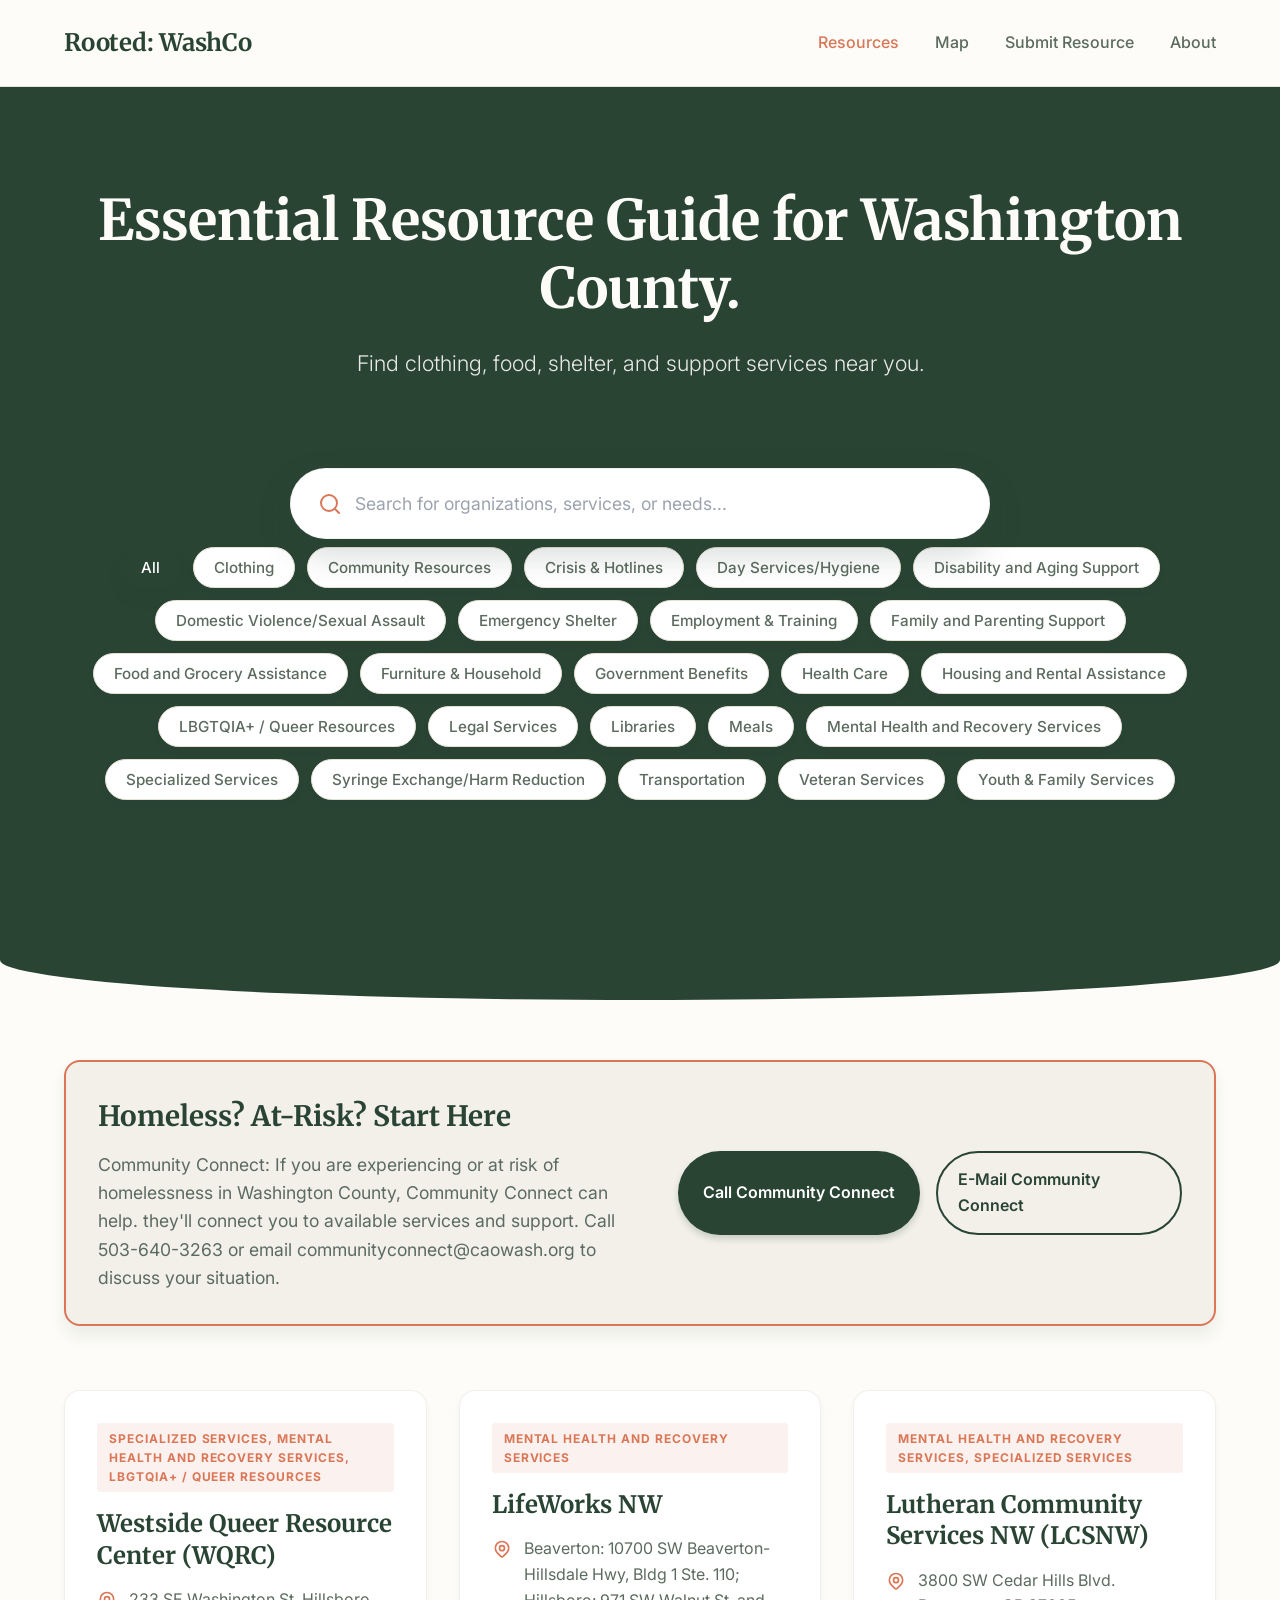
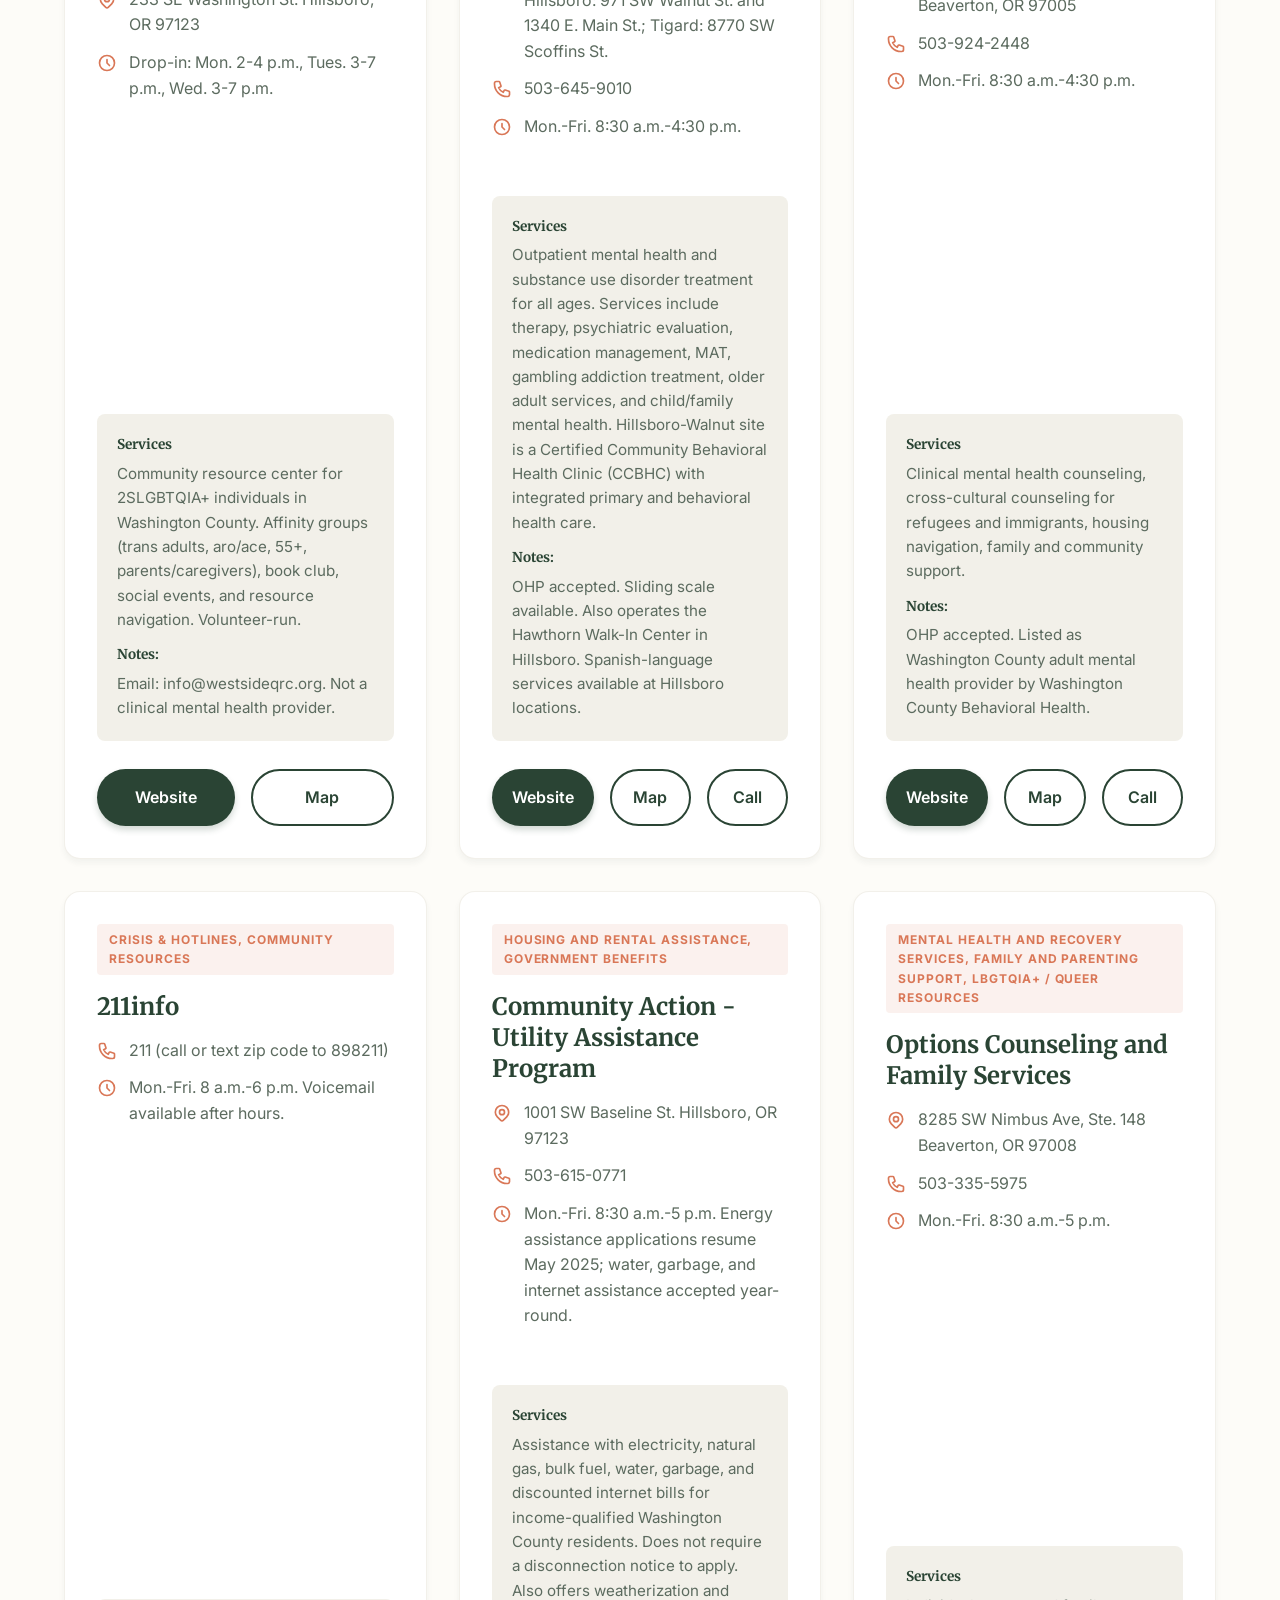
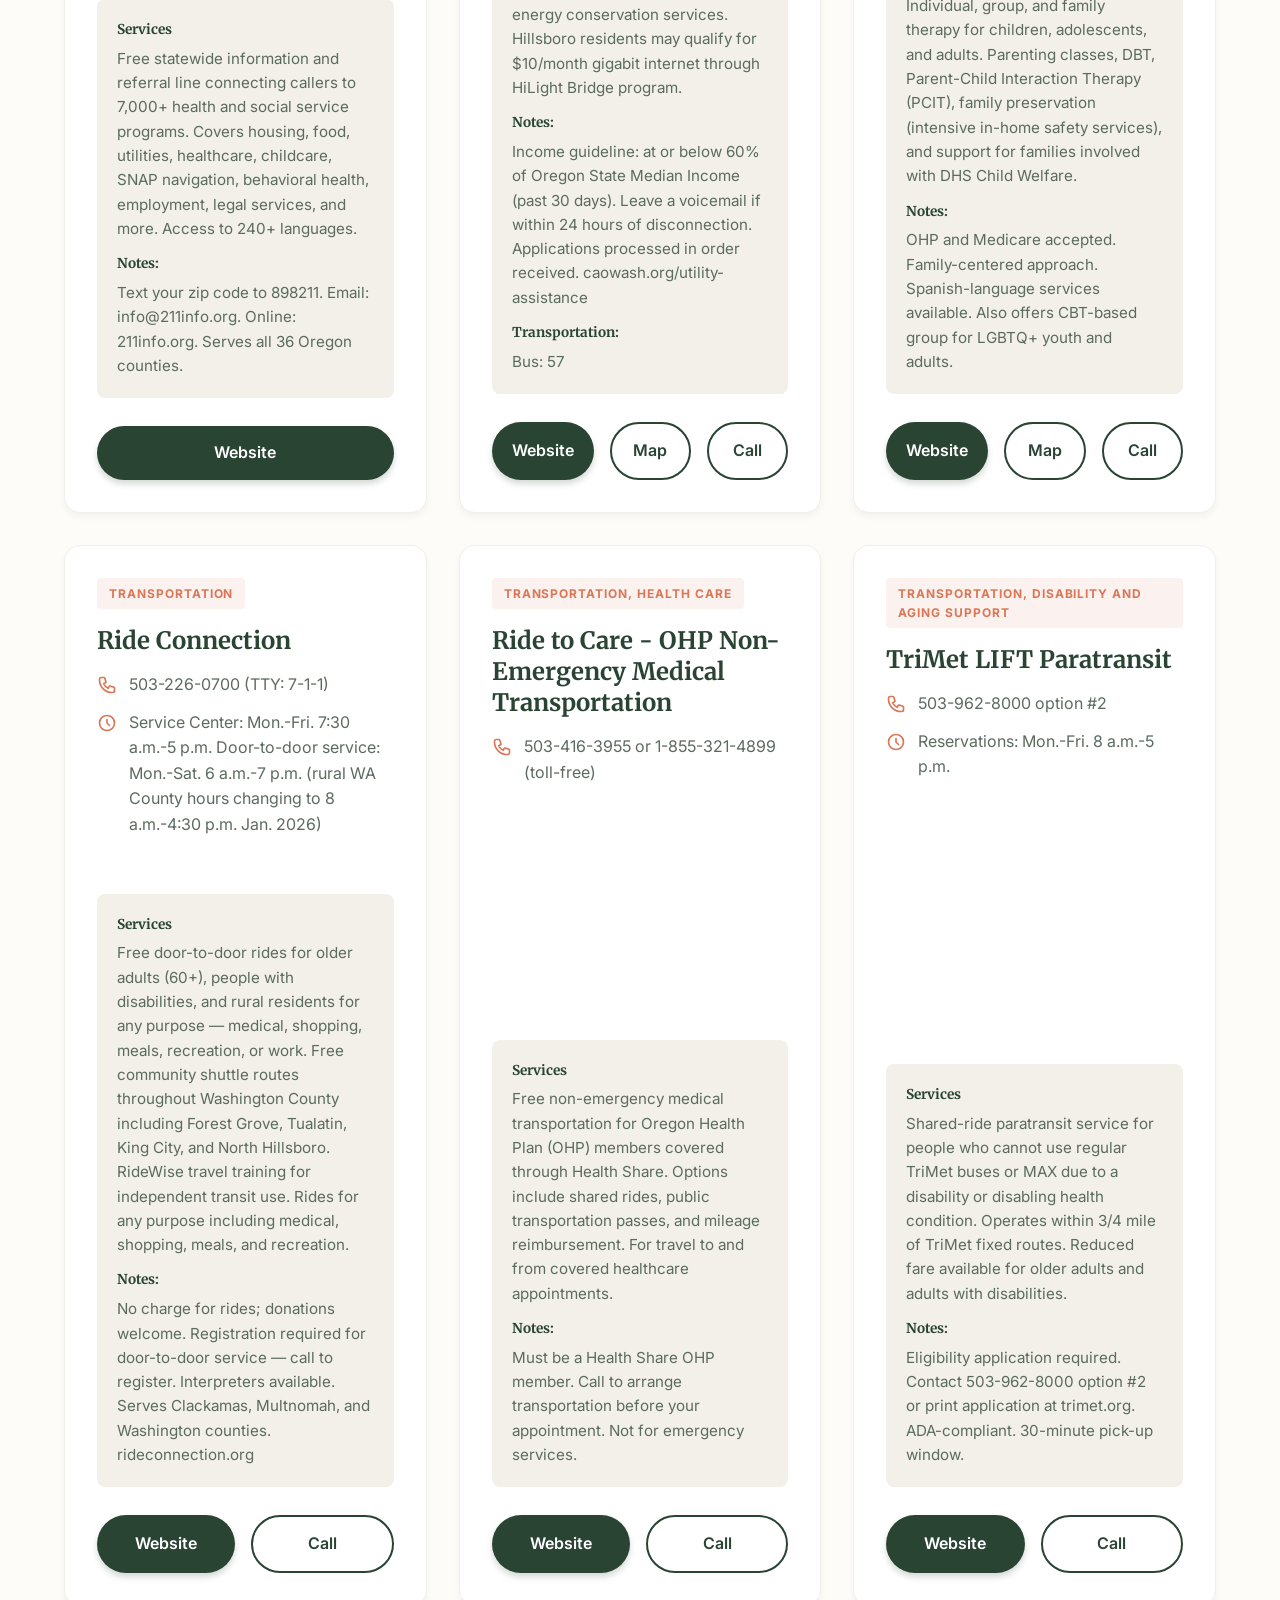
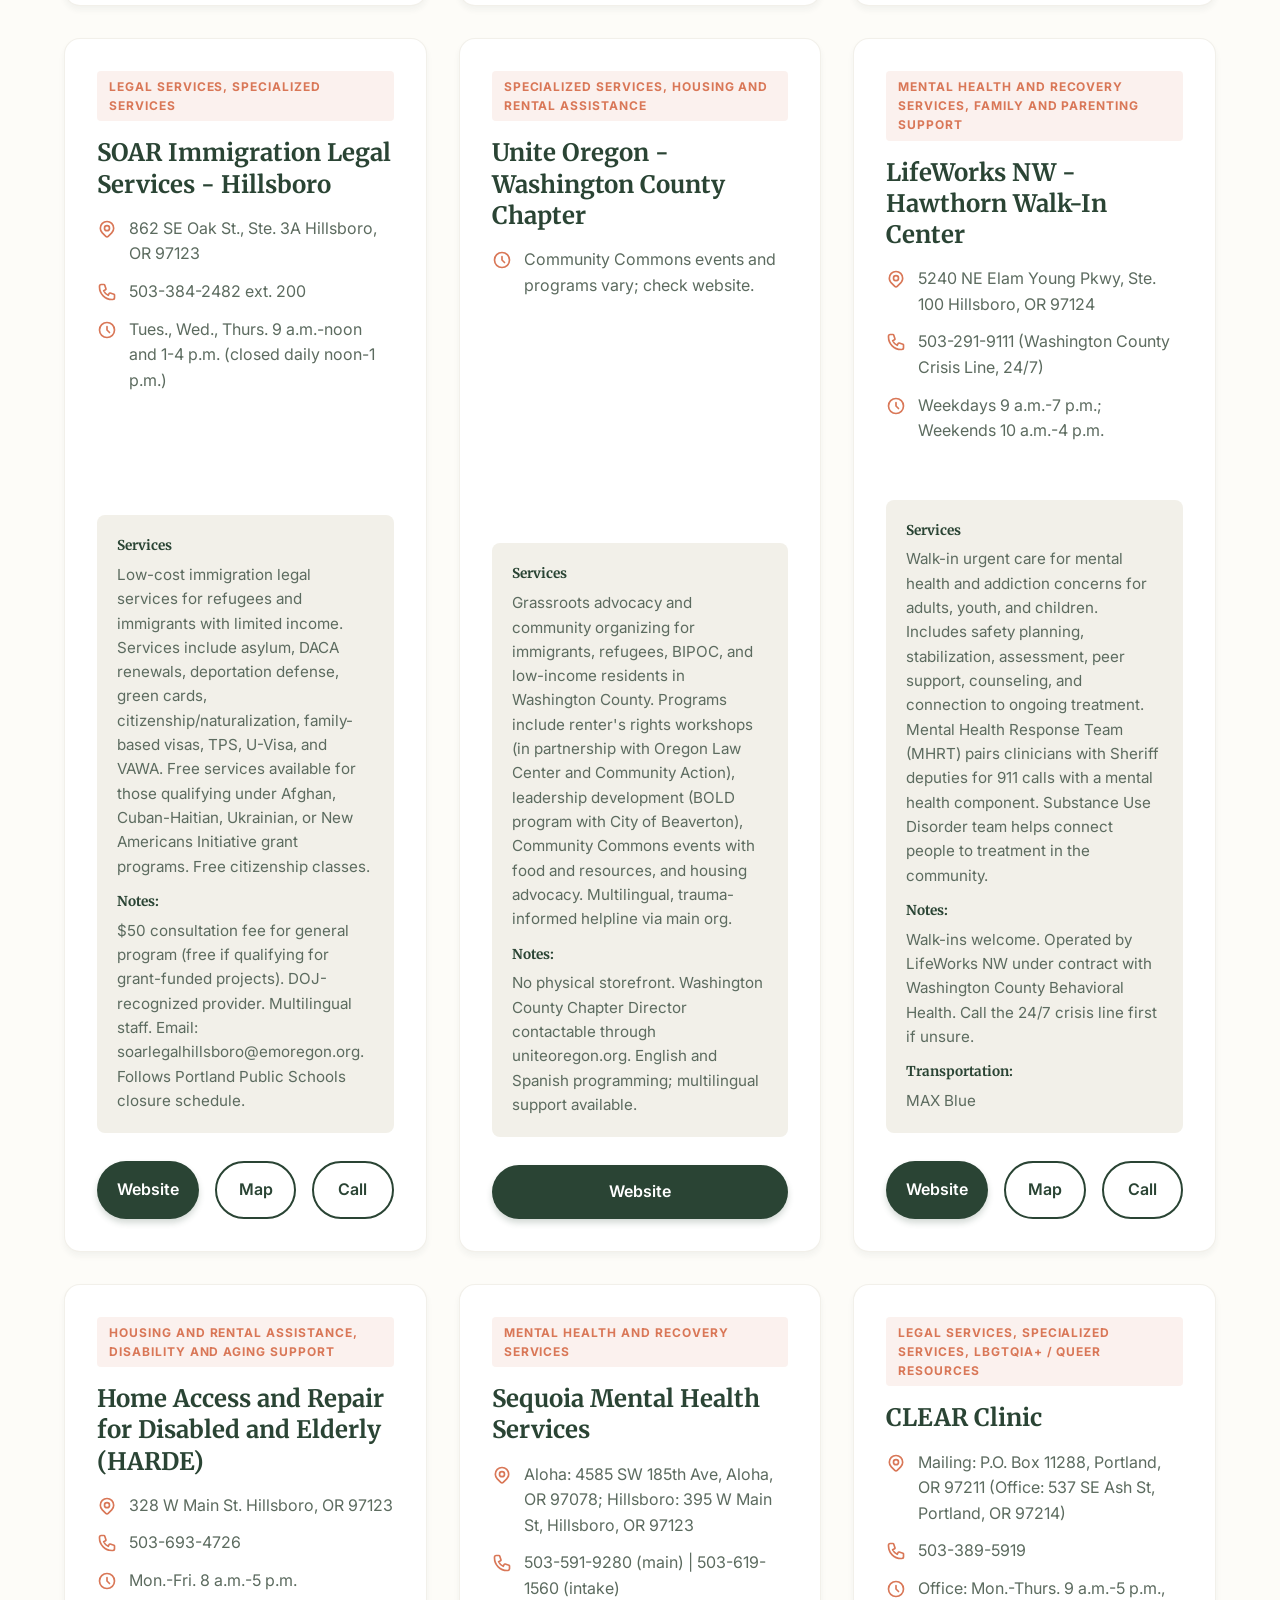
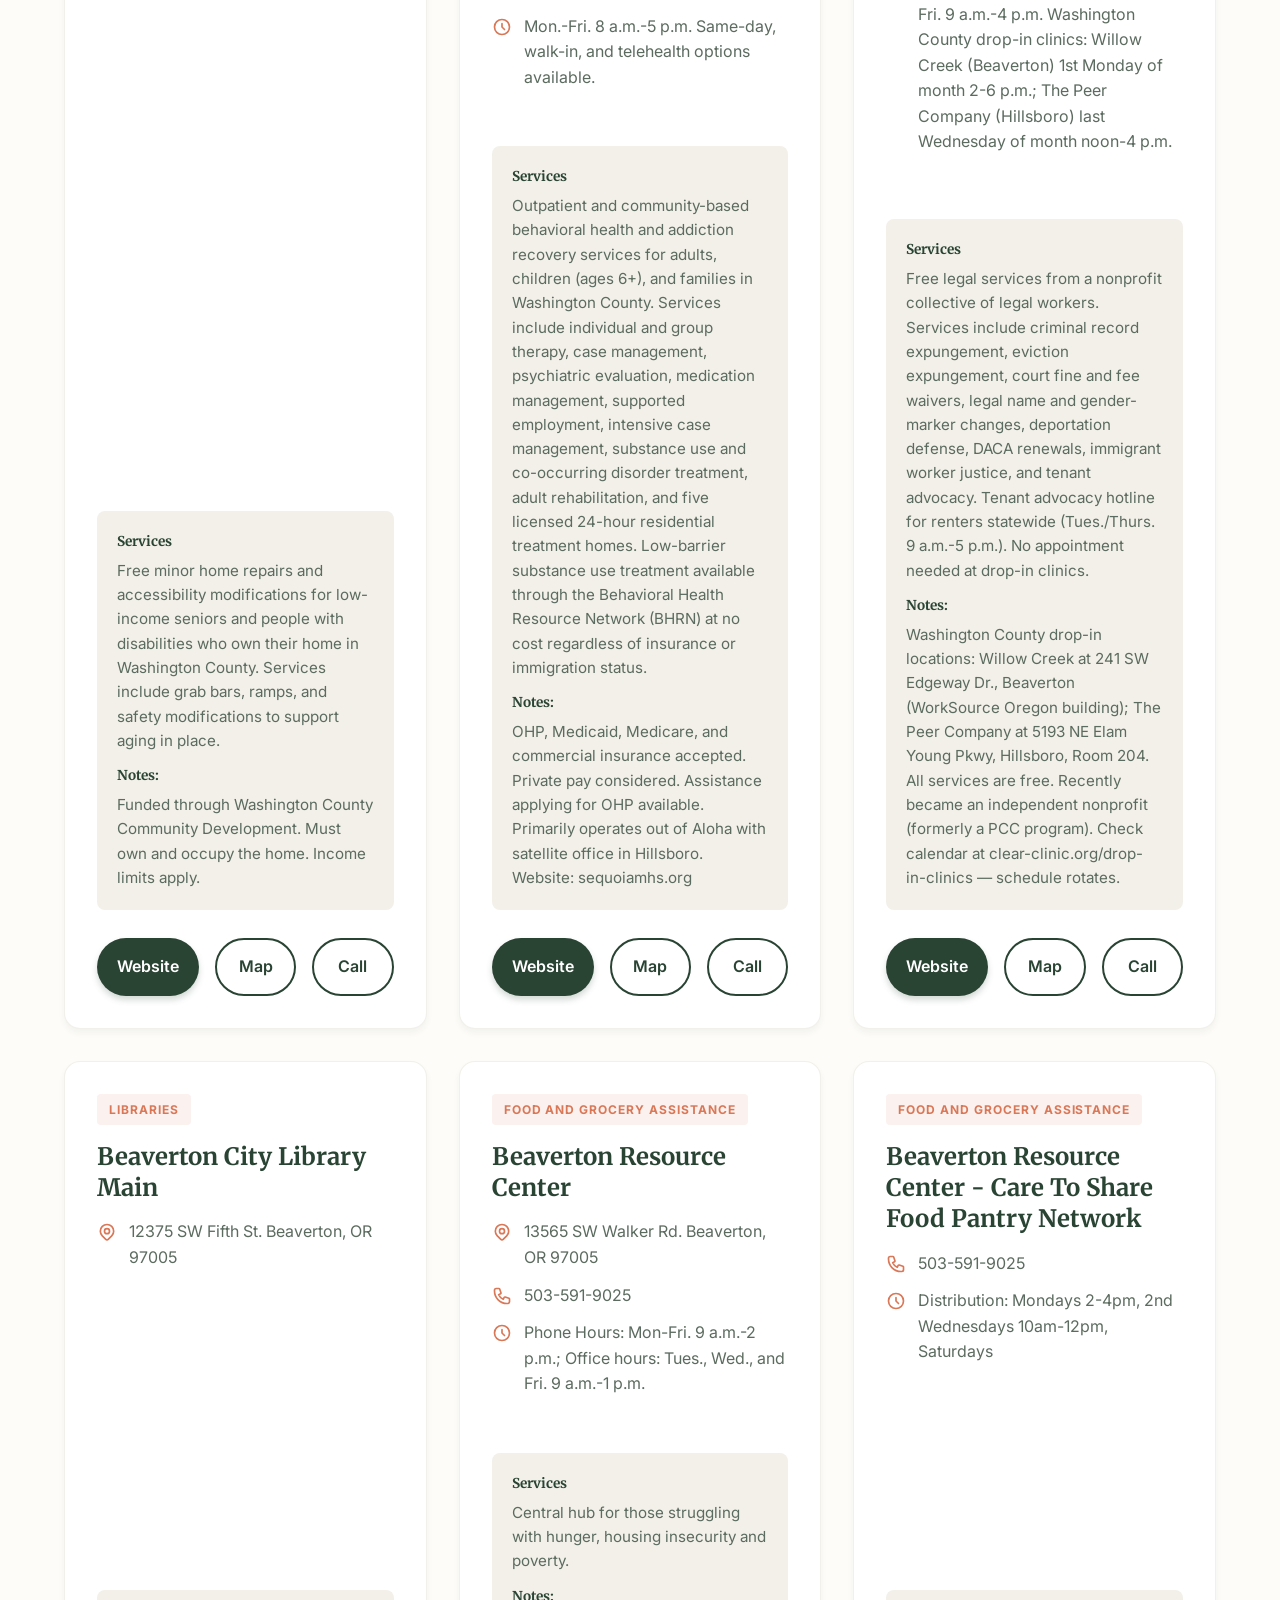
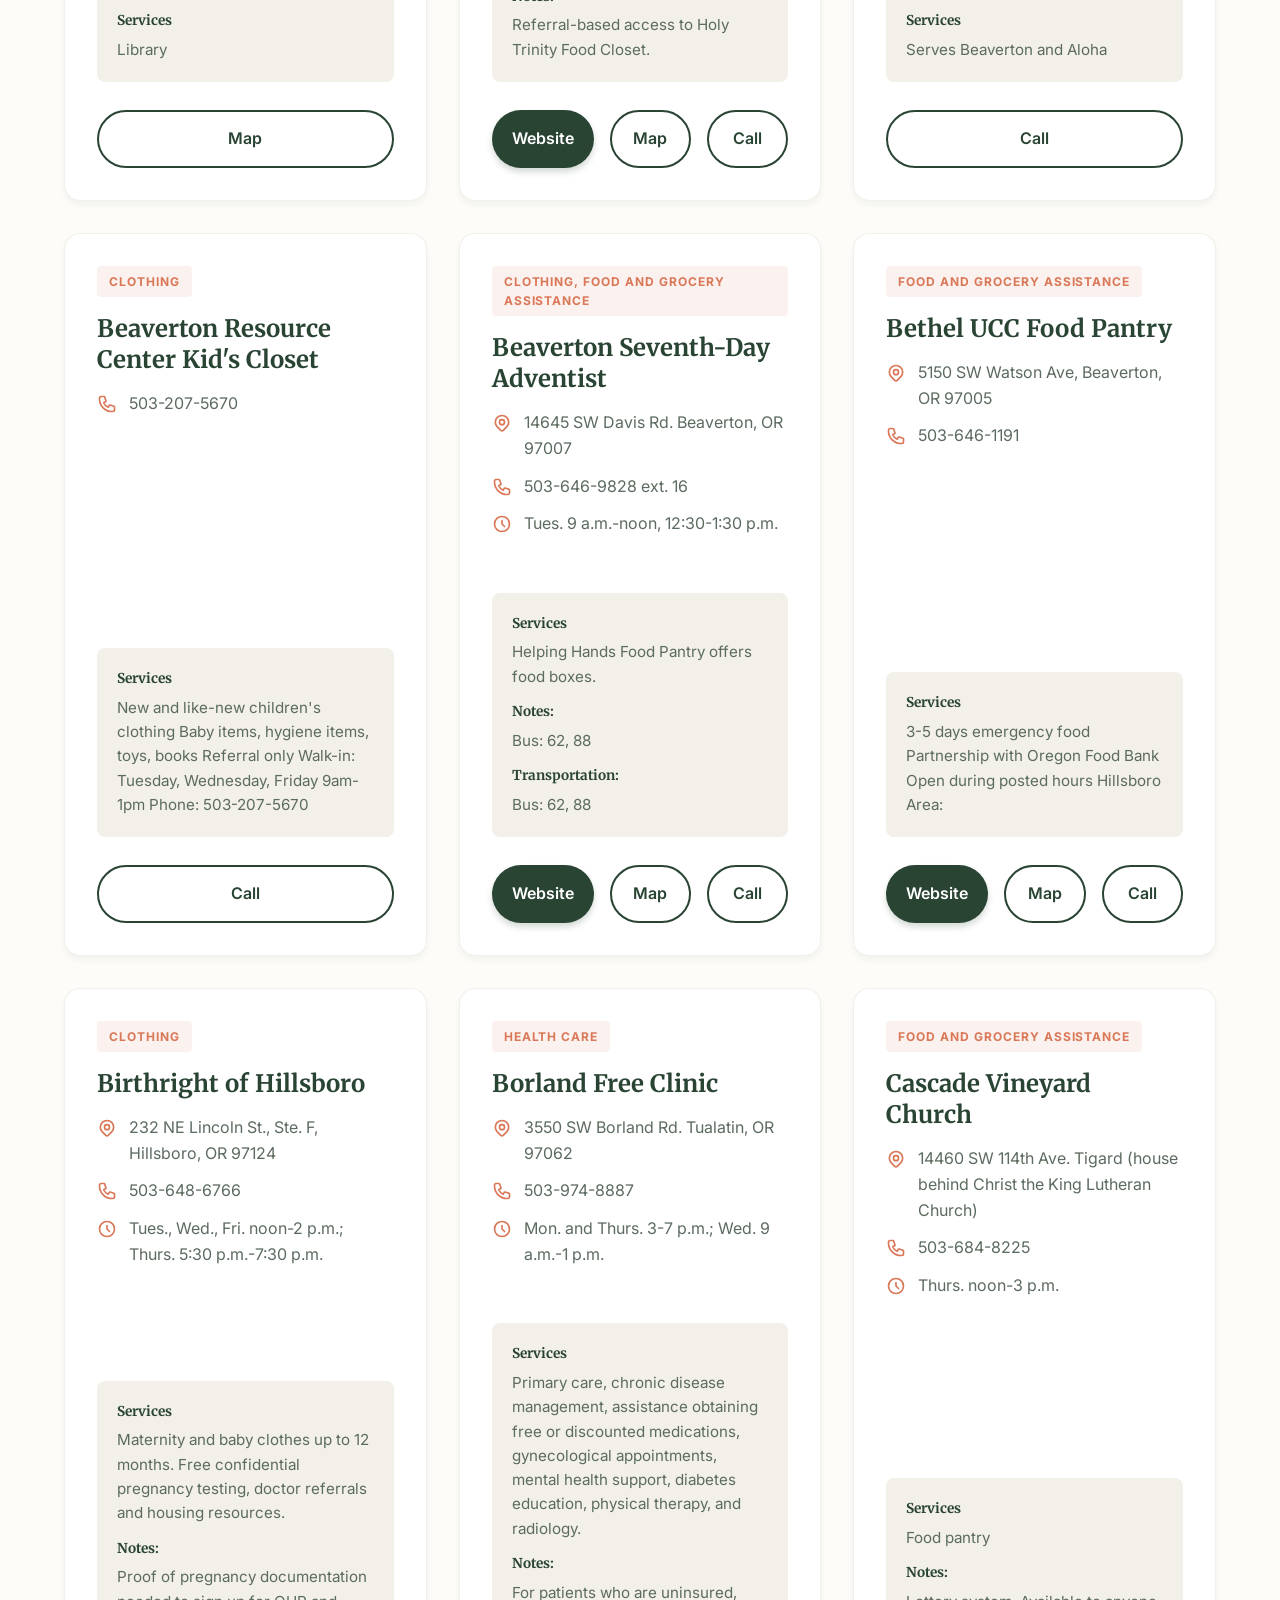
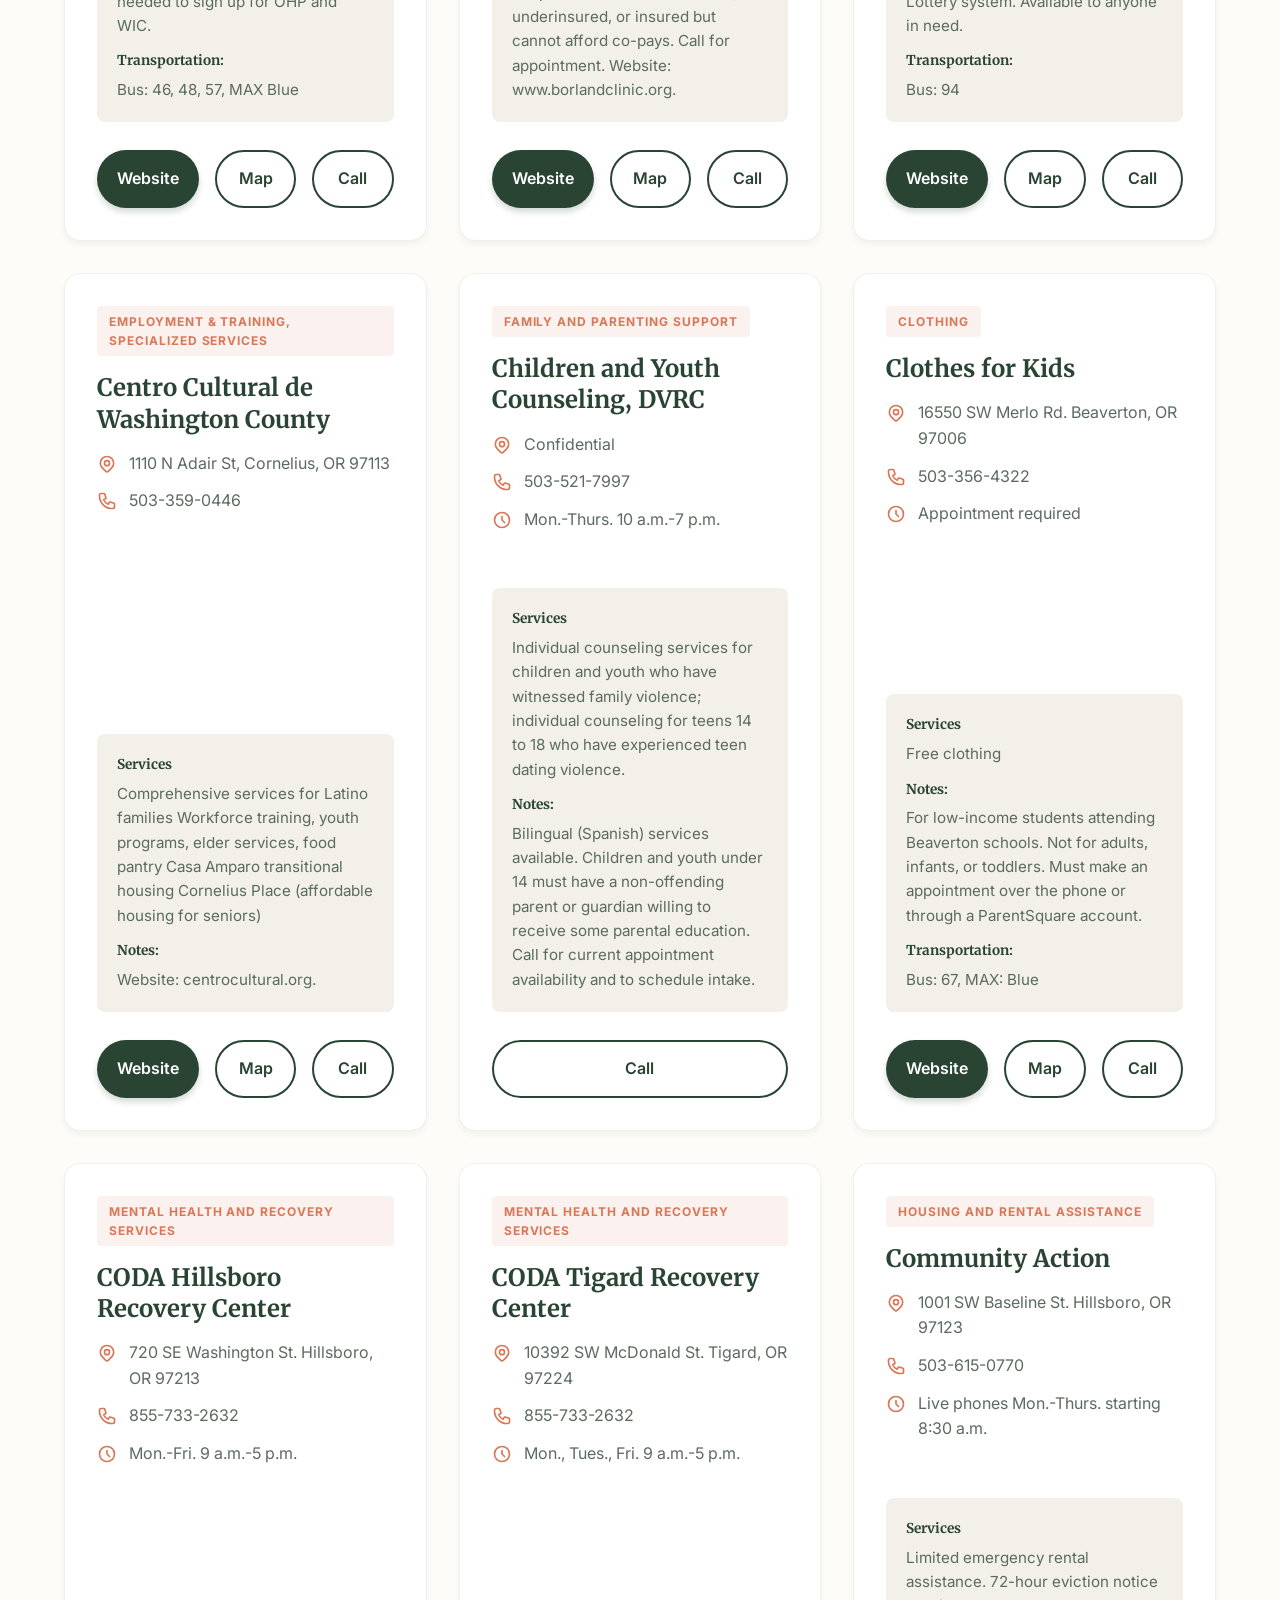
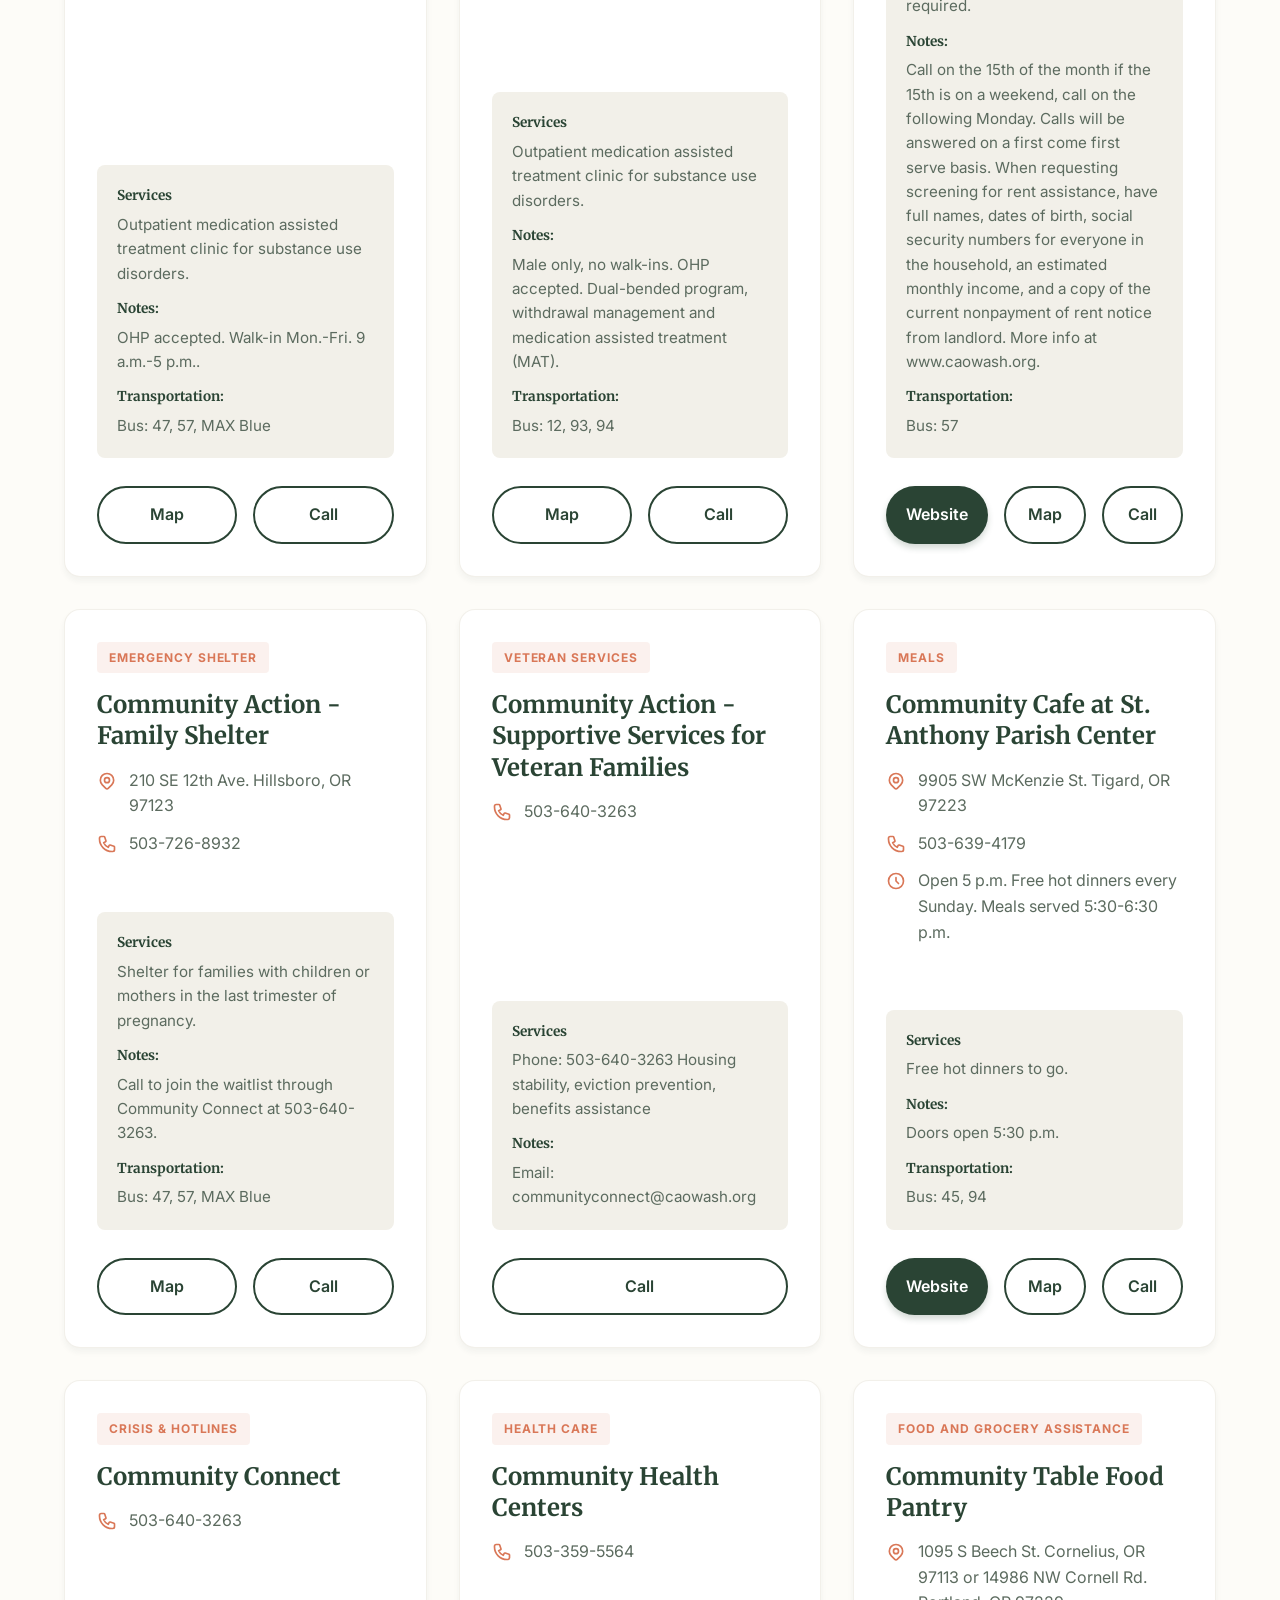
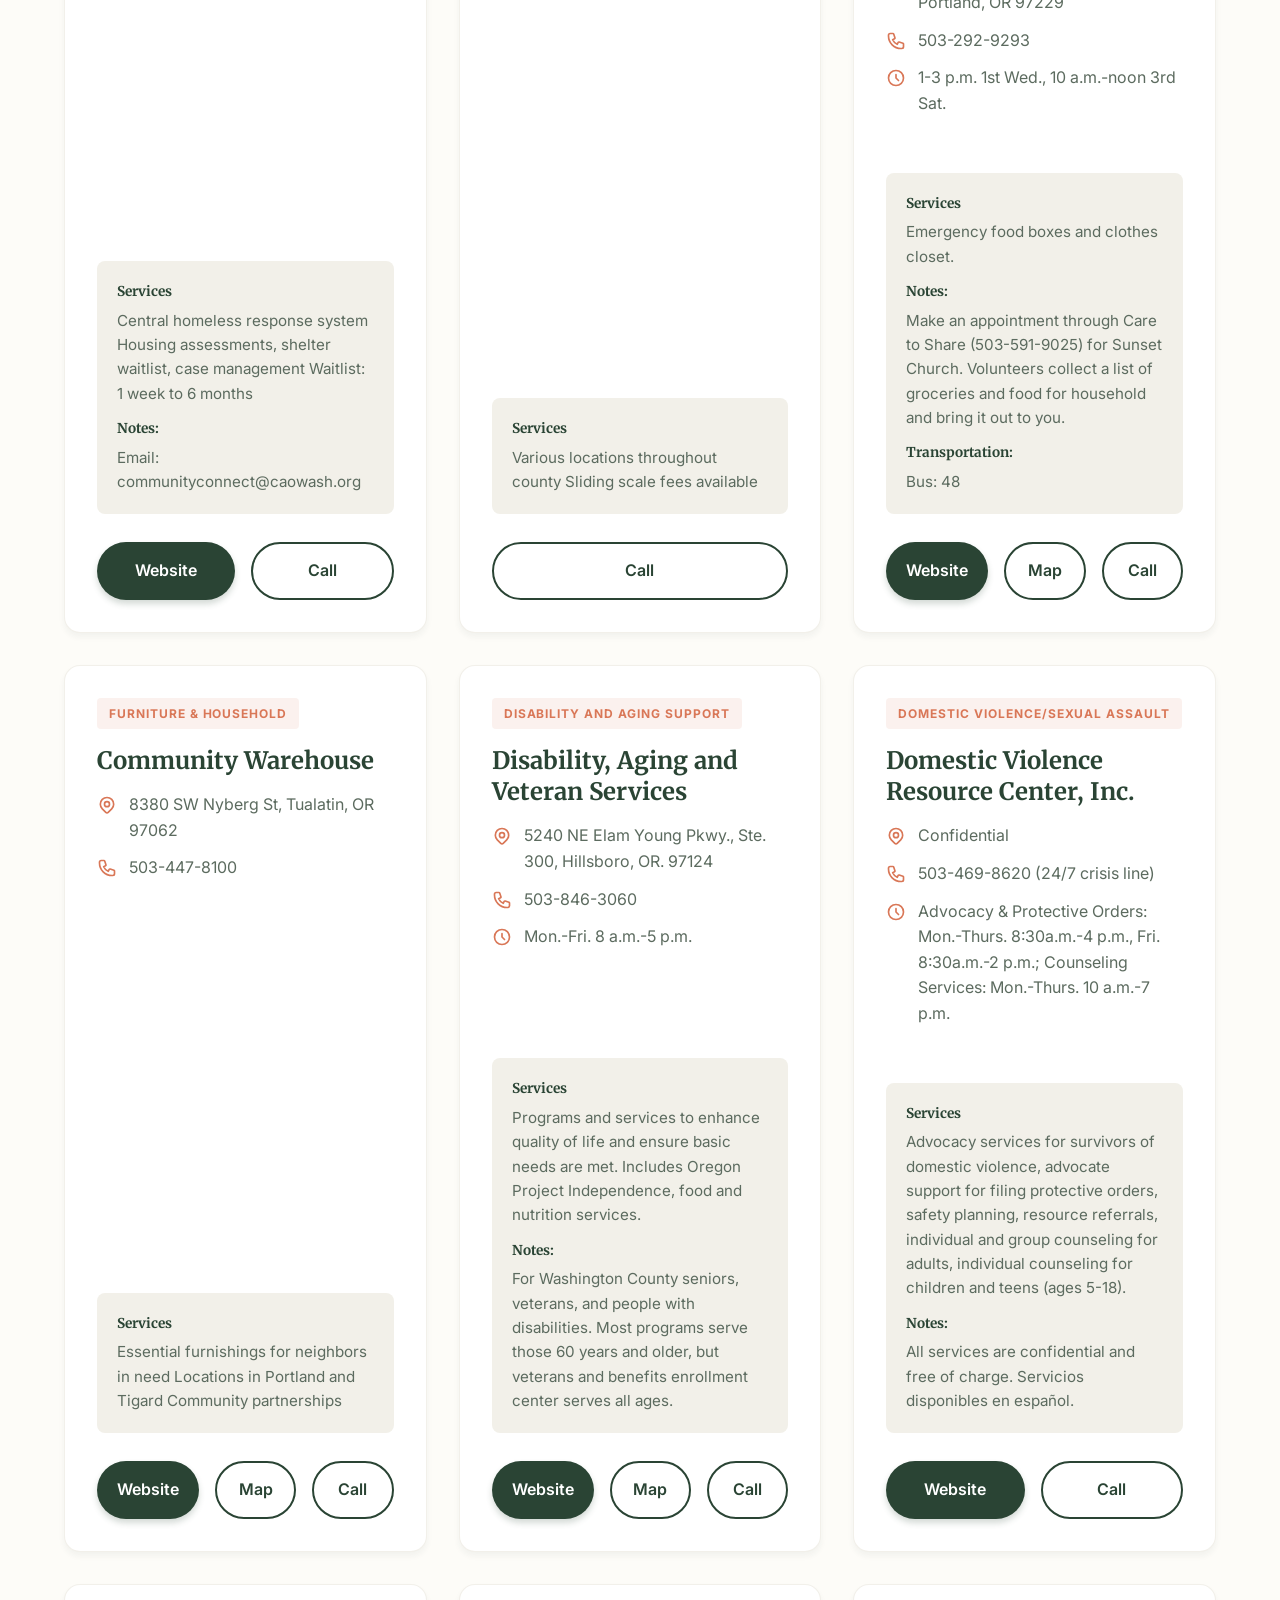
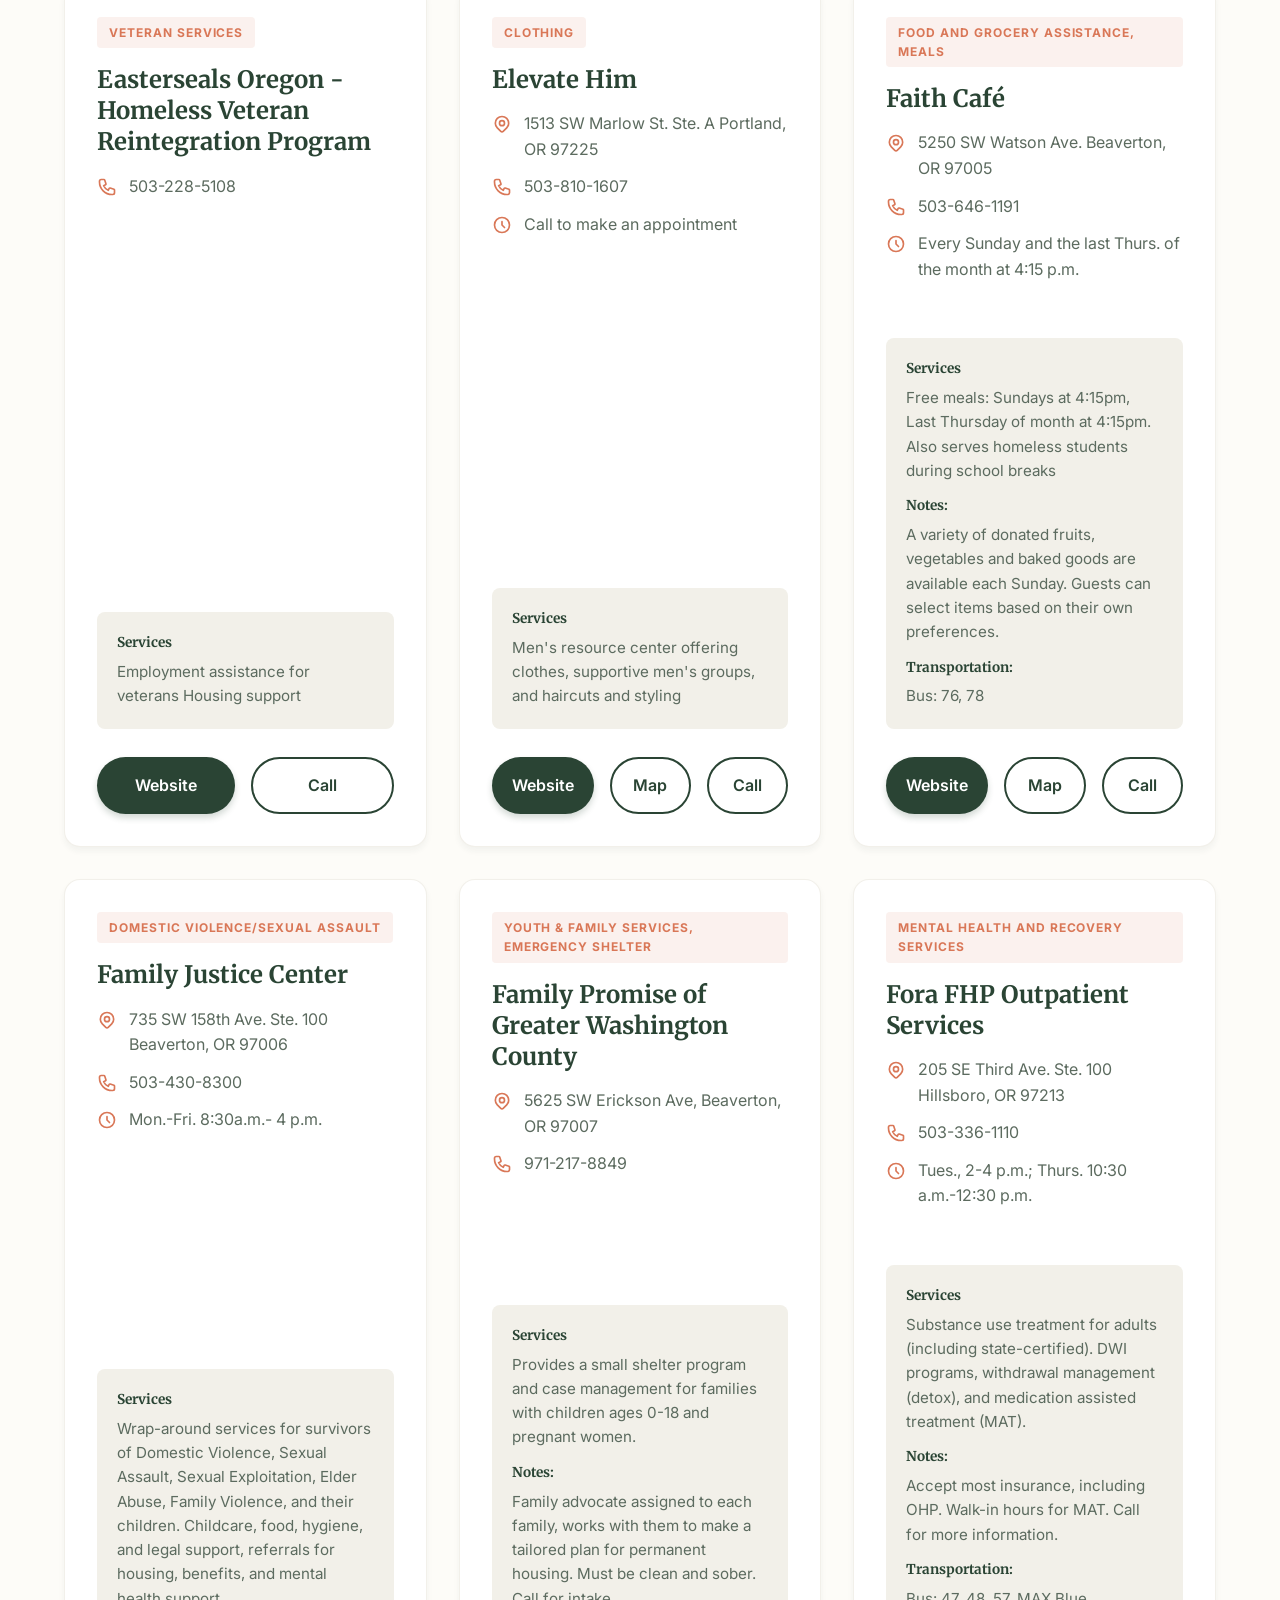
<file: index.html>
<!DOCTYPE html>
<html lang="en">
<head>
    <meta charset="UTF-8">
    <meta name="viewport" content="width=device-width, initial-scale=1.0">
    <title>Rooted: WashCo Resource Guide</title>
    <link rel="stylesheet" href="style.css">
    <link rel="manifest" href="manifest.json">
    <meta name="theme-color" content="#2A4434">
    <meta name="apple-mobile-web-app-capable" content="yes">
    <meta name="apple-mobile-web-app-status-bar-style" content="black-translucent">
    <link rel="icon" type="image/png" href="icon-192.png">
    <link rel="apple-touch-icon" href="icon-192.png">
    <link rel="preconnect" href="https://fonts.googleapis.com">
    <link rel="preconnect" href="https://fonts.gstatic.com" crossorigin>
    <link href="https://fonts.googleapis.com/css2?family=Inter:wght@300;400;500;600&family=Merriweather:ital,wght@0,300;0,400;0,700;0,900;1,300;1,400;1,700;1,900&display=swap" rel="stylesheet">
</head>
<body>
    <a href="#main-content" class="skip-link">Skip to main content</a>
    <!-- SITE HEADER: Contains logo and primary navigation.
         Active page is marked with class="active" -->
    <header>
        <div class="container header-container">
            <h1 class="logo">Rooted: WashCo</h1>
            <nav>
                <!-- Placeholder for future links -->
                <a href="index.html" class="active">Resources</a>
                <a href="map.html">Map</a>
                <a href="submit-resource.html">Submit Resource</a>
                <a href="about.html">About</a>
            </nav>
        </div>
    </header>

    <main id="main-content">
        <!-- HERO SECTION: Primary search and category filtering.
             Search input and category chips are linked to app.js -->
        <section class="hero">
            <div class="container">
                <h2>Essential Resource Guide for Washington County.</h2>
                <p>Find clothing, food, shelter, and support services near you.</p>
                
                <div class="search-container">
                    <input type="text" id="searchInput" placeholder="Search for organizations, services, or needs..." aria-label="Search resources">
                    <svg class="search-icon" width="20" height="20" viewBox="0 0 24 24" fill="none" xmlns="http://www.w3.org/2000/svg">
                        <path d="M11 19C15.4183 19 19 15.4183 19 11C19 6.58172 15.4183 3 11 3C6.58172 3 3 6.58172 3 11C3 15.4183 6.58172 19 11 19Z" stroke="currentColor" stroke-width="2" stroke-linecap="round" stroke-linejoin="round"/>
                        <path d="M21 21L16.65 16.65" stroke="currentColor" stroke-width="2" stroke-linecap="round" stroke-linejoin="round"/>
                    </svg>
                </div>

                <div class="categories" id="categoryContainer">
                    <button class="category-chip active" data-category="all">All</button>
                    <!-- Categories will be injected here via JS -->
                </div>
            </div>
        </section>

        <!-- QUICK START: High-visibility card for immediate crisis needs (e.g. 211 info) -->
        <section class="quick-start">
            <div class="container">
                <div class="info-card highlight-card">
                    <div class="info-content">
                        <h3>Homeless? At-Risk? Start Here</h3>
                        <p>Community Connect: If you are experiencing or at risk of homelessness in Washington County, Community Connect can help. they'll connect you to available services and support.
                            Call 503-640-3263 or email communityconnect@caowash.org to discuss your situation.  </p>
                    </div>
                    <div class="info-actions">
                        <a href="tel:5036403263" class="btn btn-primary">Call Community Connect</a>
                        <a href="mailto:communityconnect@caowash.org" class="btn btn-secondary">E-Mail Community Connect</a>
                    </div>
                </div>
            </div>
        </section>

        <!-- RESULTS GRID: Resource cards are dynamically injected into #resourceGrid by app.js -->
        <section class="results">
            <div class="container">
                <div id="resourceGrid" class="resource-grid">
                    <!-- Resources will be injected here via JS -->
                </div>
                <div id="noResults" class="no-results hidden">
                    <p>No resources found matching your search.</p>
                </div>
            </div>
        </section>
    </main>

    <footer>
        <div class="container">
            <p>&copy; 2025 Rooted: WashCo. A Volunteer Run Resource Guide</p>
            <p>Contact: <a href="mailto:rozatheriviter@gmail.com">rozatheriviter@gmail.com</a></p>
        </div>
    </footer>

    <script src="resources.js"></script>
    <script src="app.js"></script>
</body>
</html>
</file>
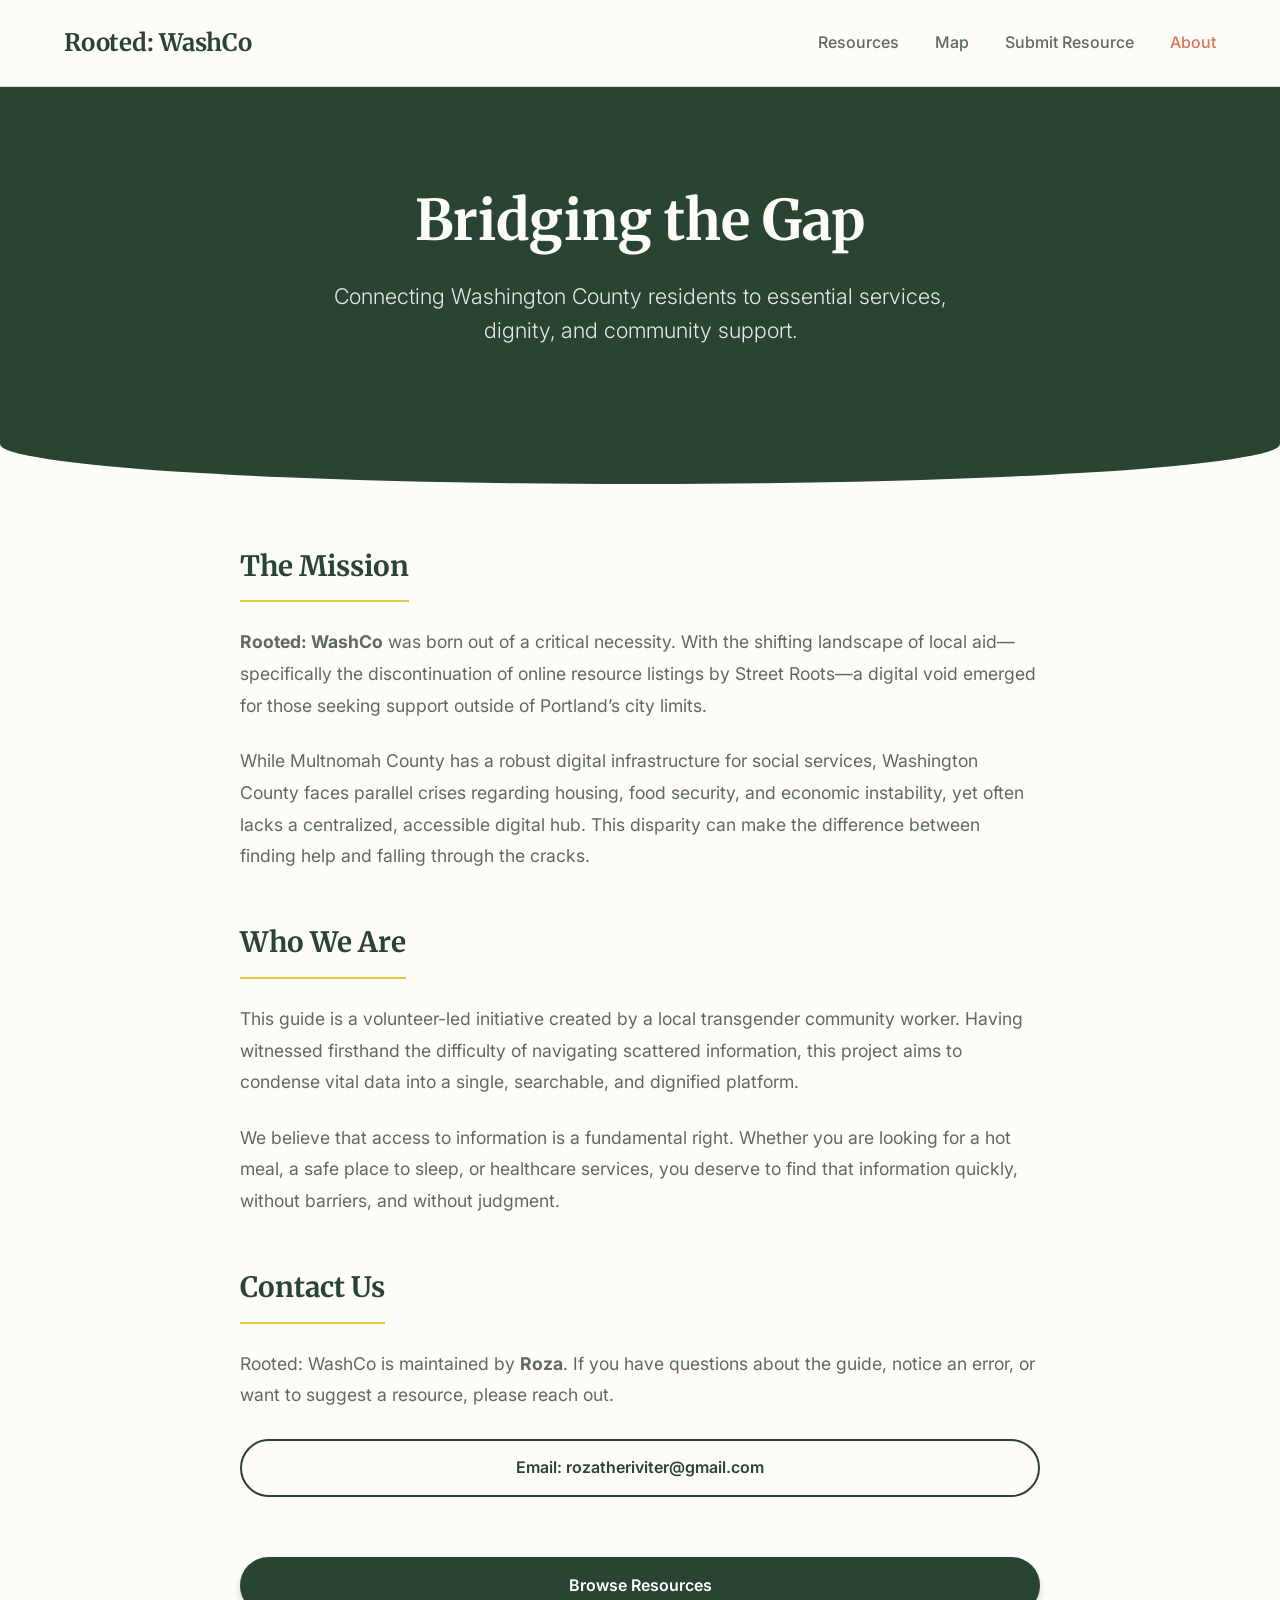
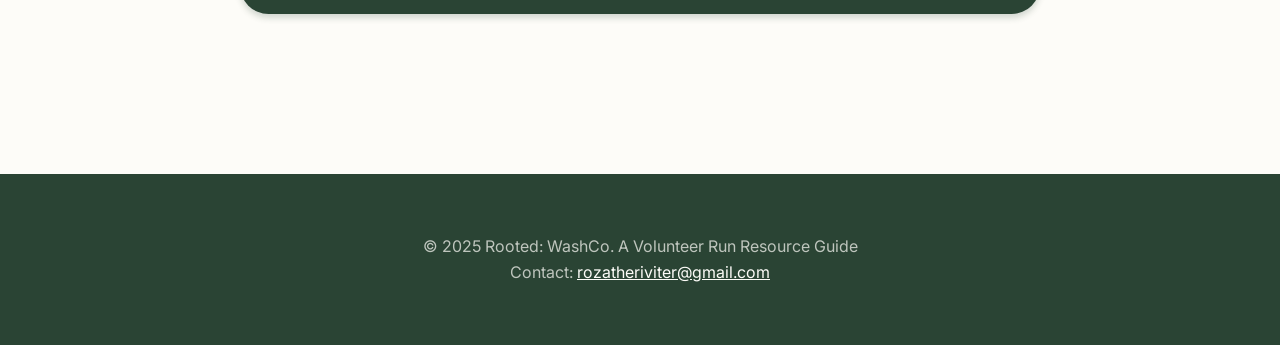
<file: about.html>
<!DOCTYPE html>
<html lang="en">
<head>
    <meta charset="UTF-8">
    <meta name="viewport" content="width=device-width, initial-scale=1.0">
    <title>About - Rooted: WashCo</title>
    <link rel="stylesheet" href="style.css">
    <link rel="manifest" href="manifest.json">
    <meta name="theme-color" content="#2A4434">
    <meta name="apple-mobile-web-app-capable" content="yes">
    <meta name="apple-mobile-web-app-status-bar-style" content="black-translucent">
    <link rel="icon" type="image/png" href="icon-192.png">
    <link rel="apple-touch-icon" href="icon-192.png">
    <link rel="preconnect" href="https://fonts.googleapis.com">
    <link rel="preconnect" href="https://fonts.gstatic.com" crossorigin>
    <link href="https://fonts.googleapis.com/css2?family=Inter:wght@300;400;500;600&family=Merriweather:ital,wght@0,300;0,400;0,700;0,900;1,300;1,400;1,700;1,900&display=swap" rel="stylesheet">
    <style>
        /* Internal styles specific to the text layout of the About page 
           to ensure readability without modifying the global style.css */
        .content-wrapper {
            max-width: 800px;
            margin: 0 auto;
            padding: 0 0 100px;
        }
        
        .content-section {
            margin-bottom: 48px;
        }

        .content-section h3 {
            font-family: var(--font-header);
            font-size: 1.75rem;
            color: var(--text-primary);
            margin-bottom: 24px;
            border-bottom: 2px solid var(--accent-secondary);
            padding-bottom: 12px;
            display: inline-block;
        }

        .content-section p {
            font-size: 1.1rem;
            color: var(--text-secondary);
            margin-bottom: 24px;
            line-height: 1.8;
        }

        /* Adjust hero for page without search bar */
        .hero-about {
            padding-bottom: 80px;
            margin-bottom: 60px;
        }
    </style>
</head>
<body>
    <a href="#main-content" class="skip-link">Skip to main content</a>
    <header>
        <div class="container header-container">
            <h1 class="logo">Rooted: WashCo</h1>
            <nav>
                <a href="index.html">Resources</a>
                <a href="map.html">Map</a>
                <a href="submit-resource.html">Submit Resource</a>
                <a href="#" class="active">About</a>
            </nav>
        </div>
    </header>

    <main id="main-content">
        <section class="hero hero-about">
            <div class="container">
                <h2>Bridging the Gap</h2>
                <p>Connecting Washington County residents to essential services, dignity, and community support.</p>
            </div>
        </section>

        <section class="container">
            <div class="content-wrapper">
                <!-- CONTENT SECTIONS: Informational layout using .content-section for spacing -->
                
                <div class="content-section">
                    <h3>The Mission</h3>
                    <p>
                        <strong>Rooted: WashCo</strong> was born out of a critical necessity. With the shifting landscape of local aid—specifically the discontinuation of online resource listings by Street Roots—a digital void emerged for those seeking support outside of Portland’s city limits.
                    </p>
                    <p>
                        While Multnomah County has a robust digital infrastructure for social services, Washington County faces parallel crises regarding housing, food security, and economic instability, yet often lacks a centralized, accessible digital hub. This disparity can make the difference between finding help and falling through the cracks.
                    </p>
                </div>

                <div class="content-section">
                    <h3>Who We Are</h3>
                    <p>
                        This guide is a volunteer-led initiative created by a local transgender community worker. Having witnessed firsthand the difficulty of navigating scattered information, this project aims to condense vital data into a single, searchable, and dignified platform.
                    </p>
                    <p>
                        We believe that access to information is a fundamental right. Whether you are looking for a hot meal, a safe place to sleep, or healthcare services, you deserve to find that information quickly, without barriers, and without judgment.
                    </p>
                </div>

                <!-- CONTACT AREA: Primary contact link for the site administrator (Roza) -->
                <div class="content-section">
                    <h3>Contact Us</h3>
                    <p>
                        Rooted: WashCo is maintained by <strong>Roza</strong>. If you have questions about the guide, notice an error, or want to suggest a resource, please reach out.
                    </p>
                    <div class="action-row">
                        <a href="mailto:rozatheriviter@gmail.com" class="btn btn-secondary">Email: rozatheriviter@gmail.com</a>
                    </div>
                </div>

                <div class="action-row" style="justify-content: center; margin-top: 60px;">
                    <a href="index.html" class="btn btn-primary" style="padding: 16px 48px;">Browse Resources</a>
                </div>

            </div>
        </section>
    </main>

    <footer>
        <div class="container">
            <p>&copy; 2025 Rooted: WashCo. A Volunteer Run Resource Guide</p>
            <p>Contact: <a href="mailto:rozatheriviter@gmail.com">rozatheriviter@gmail.com</a></p>
        </div>
    </footer>
</body>
</html>
</file>
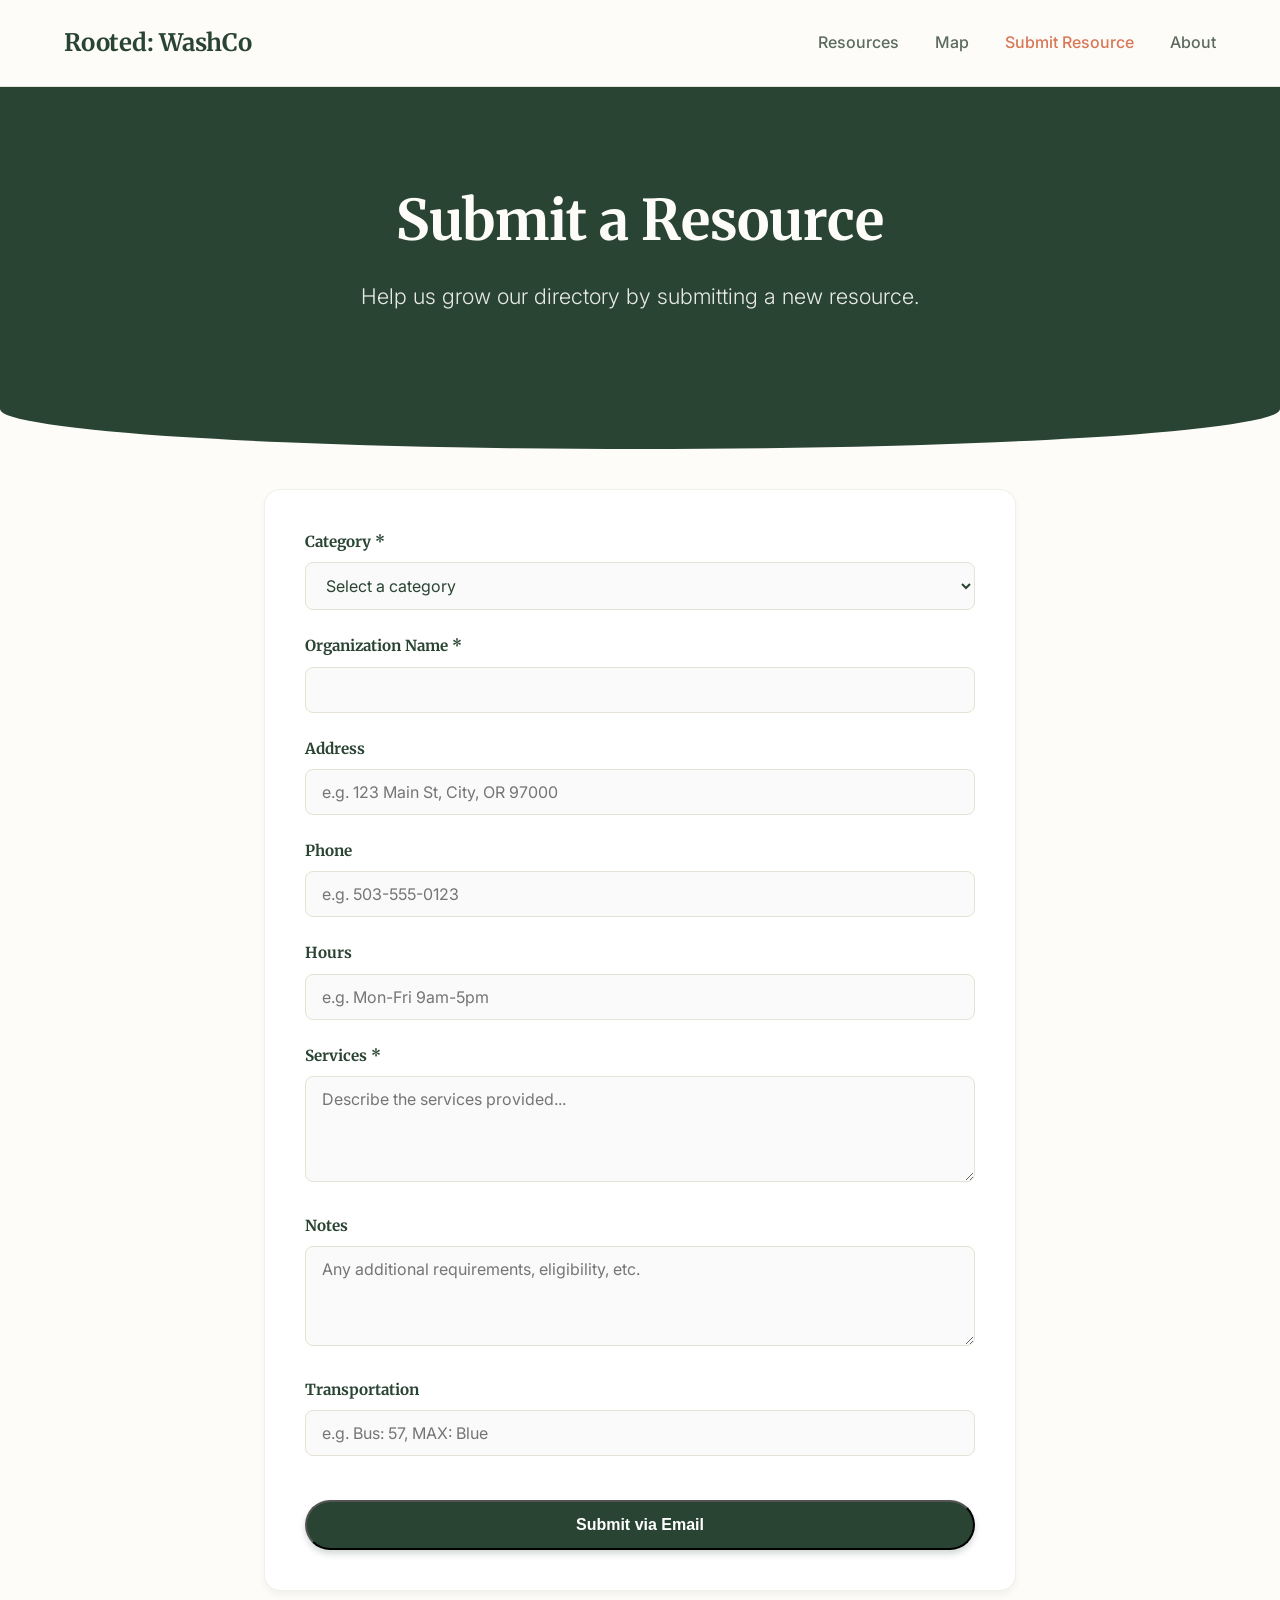
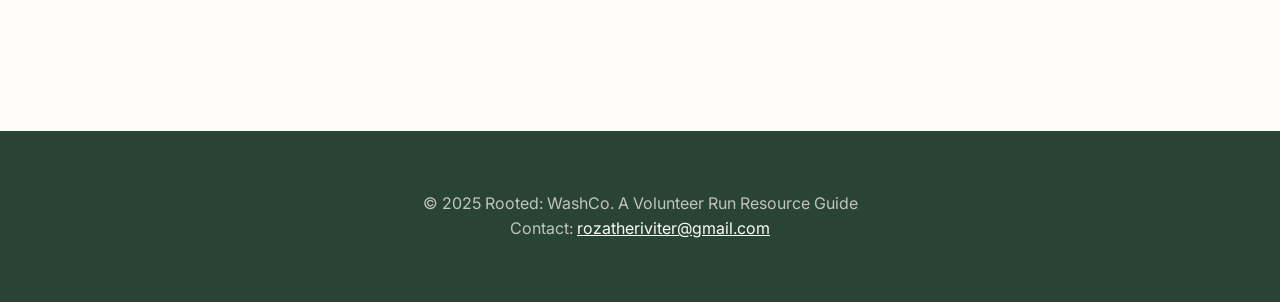
<file: submit-resource.html>
<!DOCTYPE html>
<html lang="en">
<head>
    <meta charset="UTF-8">
    <meta name="viewport" content="width=device-width, initial-scale=1.0">
    <title>Submit a Resource - Rooted: WashCo</title>
    <link rel="stylesheet" href="style.css">
    <link rel="manifest" href="manifest.json">
    <meta name="theme-color" content="#2A4434">
    <meta name="apple-mobile-web-app-capable" content="yes">
    <meta name="apple-mobile-web-app-status-bar-style" content="black-translucent">
    <link rel="icon" type="image/png" href="icon-192.png">
    <link rel="apple-touch-icon" href="icon-192.png">
    <link rel="preconnect" href="https://fonts.googleapis.com">
    <link rel="preconnect" href="https://fonts.gstatic.com" crossorigin>
    <link href="https://fonts.googleapis.com/css2?family=Inter:wght@300;400;500;600&family=Merriweather:ital,wght@0,300;0,400;0,700;0,900;1,300;1,400;1,700;1,900&display=swap" rel="stylesheet">
</head>
<body>
    <a href="#main-content" class="skip-link">Skip to main content</a>
    <header>
        <div class="container header-container">
            <h1 class="logo">Rooted: WashCo</h1>
            <nav>
                <a href="index.html">Resources</a>
                <a href="map.html">Map</a>
                <a href="submit-resource.html" class="active">Submit Resource</a>
                <a href="about.html">About</a>
            </nav>
        </div>
    </header>

    <main id="main-content">
        <section class="hero" style="padding-bottom: 80px; margin-bottom: 40px;">
            <div class="container">
                <h2>Submit a Resource</h2>
                <p>Help us grow our directory by submitting a new resource.</p>
            </div>
        </section>

        <!-- RESOURCE FORM: A standard HTML form.
             Note: This does not submit to a database. It generates a mailto: link for manual review. -->
        <section class="form-section">
            <div class="container" style="max-width: 800px;">
                <form id="resourceForm" class="resource-form">
                    <div class="form-group">
                        <label for="category">Category *</label>
                        <select id="category" name="category" required>
                            <option value="">Select a category</option>
                            <option value="Clothing">Clothing</option>
                            <option value="Community Resources">Community Resources</option>
                            <option value="Crisis & Hotlines">Crisis & Hotlines</option>
                            <option value="Day Services/Hygiene">Day Services/Hygiene</option>
                            <option value="Disability and Aging Support">Disability and Aging Support</option>
                            <option value="Domestic Violence/Sexual Assault">Domestic Violence/Sexual Assault</option>
                            <option value="Emergency Shelter">Emergency Shelter</option>
                            <option value="Employment & Training">Employment & Training</option>
                            <option value="Family and Parenting Support">Family and Parenting Support</option>
                            <option value="Food and Grocery Assistance">Food and Grocery Assistance</option>
                            <option value="Furniture & Household">Furniture & Household</option>
                            <option value="Government Benefits">Government Benefits</option>
                            <option value="Health Care">Health Care</option>
                            <option value="Housing and Rental Assistance">Housing and Rental Assistance</option>
                            <option value="LBGTQIA+ / Queer Resources">LBGTQIA+ / Queer Resources</option>
                            <option value="Legal Services">Legal Services</option>
                            <option value="Libraries">Libraries</option>
                            <option value="Meals">Meals</option>
                            <option value="Mental Health and Recovery Services">Mental Health and Recovery Services</option>
                            <option value="Specialized Services">Specialized Services</option>
                            <option value="Syringe Exchange/Harm Reduction">Syringe Exchange/Harm Reduction</option>
                            <option value="Transportation">Transportation</option>
                            <option value="Veteran Services">Veteran Services</option>
                            <option value="Youth & Family Services">Youth & Family Services</option>
                            <option value="Other">Other</option>
                        </select>
                    </div>

                    <div class="form-group">
                        <label for="name">Organization Name *</label>
                        <input type="text" id="name" name="name" required>
                    </div>

                    <div class="form-group">
                        <label for="address">Address</label>
                        <input type="text" id="address" name="address" placeholder="e.g. 123 Main St, City, OR 97000">
                    </div>

                    <div class="form-group">
                        <label for="phone">Phone</label>
                        <input type="text" id="phone" name="phone" placeholder="e.g. 503-555-0123">
                    </div>

                    <div class="form-group">
                        <label for="hours">Hours</label>
                        <input type="text" id="hours" name="hours" placeholder="e.g. Mon-Fri 9am-5pm">
                    </div>

                    <div class="form-group">
                        <label for="services">Services *</label>
                        <textarea id="services" name="services" rows="4" required placeholder="Describe the services provided..."></textarea>
                    </div>

                    <div class="form-group">
                        <label for="notes">Notes</label>
                        <textarea id="notes" name="notes" rows="3" placeholder="Any additional requirements, eligibility, etc."></textarea>
                    </div>

                    <div class="form-group">
                        <label for="transportation">Transportation</label>
                        <input type="text" id="transportation" name="transportation" placeholder="e.g. Bus: 57, MAX: Blue">
                    </div>

                    <button type="submit" class="btn btn-primary" style="width: 100%; margin-top: 20px;">Submit via Email</button>
                </form>
            </div>
        </section>
    </main>

    <footer>
        <div class="container">
            <p>&copy; 2025 Rooted: WashCo. A Volunteer Run Resource Guide</p>
            <p>Contact: <a href="mailto:rozatheriviter@gmail.com">rozatheriviter@gmail.com</a></p>
        </div>
    </footer>

    <!-- FORM LOGIC:
         This script intercepts the form submission, gathers the input values,
         and opens the user's default email client with a pre-filled message body. -->
    <script>
        document.getElementById('resourceForm').addEventListener('submit', function(e) {
            e.preventDefault();

            const category = document.getElementById('category').value;
            const name = document.getElementById('name').value;
            const address = document.getElementById('address').value;
            const phone = document.getElementById('phone').value;
            const hours = document.getElementById('hours').value;
            const services = document.getElementById('services').value;
            const notes = document.getElementById('notes').value;
            const transportation = document.getElementById('transportation').value;

            const subject = encodeURIComponent(`New Resource Submission: ${name}`);
            const body = encodeURIComponent(
                `Category: ${category}\n` +
                `Name: ${name}\n` +
                `Address: ${address}\n` +
                `Phone: ${phone}\n` +
                `Hours: ${hours}\n` +
                `Services: ${services}\n` +
                `Notes: ${notes}\n` +
                `Transportation: ${transportation}`
            );

            window.location.href = `mailto:rozatheriviter@gmail.com?subject=${subject}&body=${body}`;
        });
    </script>
</body>
</html>
</file>
<file: style.css>
/**
 * DESIGN SYSTEM GUIDE - Rooted: WashCo
 *
 * This CSS file defines the visual identity of the project.
 * It uses a "Earthy & Grounded" palette to create a calming, non-clinical feel.
 *
 * KEY SECTIONS:
 * 1. :root Variables - Global colors, fonts, and spacing.
 * 2. Layout & Header - Sticky navigation and logo.
 * 3. Hero Sections - The prominent top banners.
 * 4. Cards & Grid - The resource display components.
 * 5. Forms - Styles for the resource submission page.
 * 6. Map - Leaflet custom overrides.
 */

:root {
    /* Palette - Earthy & Grounded */
    --bg-color: #FDFCF8; /* Warm Off-White/Cream */
    --bg-secondary: #F2F0E9; /* Slightly darker cream for contrast */
    --card-bg: #FFFFFF;

    --text-primary: #2A4434; /* Deep Forest Green */
    --text-secondary: #5C6B5F; /* Muted Green/Grey */
    --text-on-dark: #FDFCF8; /* Cream text for dark backgrounds */

    --accent-color: #D97757; /* Terracotta - Warm, organic */
    --accent-color-hover: #C06042;
    --accent-secondary: #E8C547; /* Ochre/Mustard for highlights */

    --border-color: #E6E2D6;

    --shadow-sm: 0 4px 6px rgba(42, 68, 52, 0.05);
    --shadow-md: 0 10px 15px rgba(42, 68, 52, 0.08);
    --shadow-lg: 0 20px 25px rgba(42, 68, 52, 0.1);

    --radius-sm: 8px;
    --radius-md: 16px;
    --radius-lg: 24px;

    --font-header: 'Merriweather', serif;
    --font-body: 'Inter', sans-serif;
}

/* ---------------------------------------------------------
   GLOBAL RESET & BASE STYLES
   --------------------------------------------------------- */

* {
    box-sizing: border-box;
    margin: 0;
    padding: 0;
}

body {
    font-family: var(--font-body);
    background-color: var(--bg-color);
    color: var(--text-primary);
    line-height: 1.6;
    -webkit-font-smoothing: antialiased;
}

.container {
    max-width: 1200px;
    margin: 0 auto;
    padding: 0 24px;
}

/* Header */
header {
    background: rgba(253, 252, 248, 0.95);
    backdrop-filter: blur(10px);
    -webkit-backdrop-filter: blur(10px);
    position: sticky;
    top: 0;
    z-index: 100;
    border-bottom: 1px solid var(--border-color);
    padding: 24px 0;
}

.header-container {
    display: flex;
    justify-content: space-between;
    align-items: center;
}

.logo {
    font-family: var(--font-header);
    font-weight: 700;
    font-size: 1.5rem;
    color: var(--text-primary);
    letter-spacing: -0.01em;
}

nav a {
    text-decoration: none;
    color: var(--text-secondary);
    margin-left: 32px;
    font-size: 1rem;
    font-weight: 500;
    transition: color 0.2s ease;
}

nav a.active, nav a:hover {
    color: var(--accent-color);
}

/* ---------------------------------------------------------
   HERO SECTIONS
   The .hero class is used for the main landing page.
   .hero-about is a modifier for text-heavy pages.
   --------------------------------------------------------- */
.hero {
    background-color: var(--text-primary);
    color: var(--text-on-dark);
    padding: 100px 0 140px; /* Extra padding bottom for the curve */
    text-align: center;
    position: relative;
    border-bottom-left-radius: 50% 40px;
    border-bottom-right-radius: 50% 40px;
    margin-bottom: 60px;
}

.hero h2 {
    font-family: var(--font-header);
    font-size: 3.5rem;
    font-weight: 700;
    line-height: 1.2;
    margin-bottom: 24px;
    color: var(--text-on-dark);
}

.hero p {
    font-size: 1.35rem;
    color: rgba(253, 252, 248, 0.9);
    max-width: 640px;
    margin: 0 auto 56px;
    font-weight: 300;
}

/* Search - Floating Effect */
.search-container {
    max-width: 700px;
    margin: 0 auto;
    position: relative;
    transform: translateY(32px); /* Pushes it down to overlap the curve */
    z-index: 10;
}

#searchInput {
    width: 100%;
    padding: 24px 32px 24px 64px;
    border: 1px solid rgba(0,0,0,0.05);
    border-radius: 100px; /* Pill shape */
    background: var(--card-bg);
    box-shadow: 0 15px 35px rgba(42, 68, 52, 0.2);
    font-size: 1.1rem;
    font-family: var(--font-body);
    color: var(--text-primary);
    transition: all 0.3s ease;
}

#searchInput::placeholder {
    color: #9CA3AF;
}

#searchInput:focus {
    outline: none;
    transform: translateY(-2px);
    box-shadow: 0 20px 40px rgba(217, 119, 87, 0.25);
    border-color: var(--accent-color);
}

.search-icon {
    position: absolute;
    left: 28px;
    top: 50%;
    transform: translateY(-50%);
    color: var(--accent-color);
    width: 24px;
    height: 24px;
    pointer-events: none;
}

/* Categories */
.categories {
    display: flex;
    flex-wrap: wrap;
    justify-content: center;
    gap: 12px;
    margin-bottom: 60px;
    padding-top: 40px; /* Space for the floating search bar */
}

/* Quick Start Section */
.quick-start {
    margin-bottom: 64px;
}

.highlight-card {
    background: var(--bg-secondary);
    border: 2px solid var(--accent-color);
    border-radius: var(--radius-md);
    padding: 32px;
    display: flex;
    justify-content: space-between;
    align-items: center;
    gap: 32px;
    box-shadow: var(--shadow-md);
}

.highlight-card h3 {
    font-family: var(--font-header);
    font-size: 1.75rem;
    color: var(--text-primary);
    margin-bottom: 12px;
}

.highlight-card p {
    font-size: 1.1rem;
    color: var(--text-secondary);
    max-width: 600px;
}

.highlight-card .info-actions {
    display: flex;
    gap: 16px;
    flex-shrink: 0;
}

@media (max-width: 992px) {
    .highlight-card {
        flex-direction: column;
        text-align: center;
    }

    .highlight-card .info-actions {
        width: 100%;
    }
}

.category-chip {
    background: white;
    border: 1px solid var(--border-color);
    border-radius: 100px;
    padding: 10px 20px;
    font-size: 0.95rem;
    font-weight: 500;
    color: var(--text-secondary);
    cursor: pointer;
    transition: all 0.2s ease;
    font-family: var(--font-body);
    box-shadow: var(--shadow-sm);
}

.category-chip:hover {
    transform: translateY(-2px);
    border-color: var(--accent-color);
    color: var(--accent-color);
}

.category-chip.active {
    background: var(--text-primary);
    color: white;
    border-color: var(--text-primary);
    box-shadow: var(--shadow-md);
}

/* ---------------------------------------------------------
   RESOURCE CARDS & GRID
   Cards use a CSS Grid layout that is responsive.
   --------------------------------------------------------- */
.results {
    padding-bottom: 100px;
}

.resource-grid {
    display: grid;
    grid-template-columns: repeat(auto-fill, minmax(360px, 1fr));
    gap: 32px;
}

.resource-card {
    background: var(--card-bg);
    border-radius: var(--radius-md);
    padding: 32px;
    box-shadow: var(--shadow-sm);
    border: 1px solid rgba(230, 226, 214, 0.5);
    transition: all 0.3s cubic-bezier(0.4, 0, 0.2, 1);
    display: flex;
    flex-direction: column;
    height: 100%;
    position: relative;
    overflow: hidden;
}

.resource-card:hover {
    transform: translateY(-8px);
    box-shadow: var(--shadow-lg);
    border-color: var(--accent-secondary);
}

/* Top accent bar for cards */
.resource-card::before {
    content: '';
    position: absolute;
    top: 0;
    left: 0;
    width: 100%;
    height: 6px;
    background: var(--accent-secondary); /* Ochre accent */
    opacity: 0;
    transition: opacity 0.3s ease;
}

.resource-card:hover::before {
    opacity: 1;
}

.card-category {
    display: inline-block;
    font-size: 0.75rem;
    text-transform: uppercase;
    letter-spacing: 0.08em;
    font-weight: 700;
    color: var(--accent-color);
    background: rgba(217, 119, 87, 0.1);
    padding: 6px 12px;
    border-radius: 4px;
    margin-bottom: 16px;
    align-self: flex-start;
}

.card-title {
    font-family: var(--font-header);
    font-size: 1.5rem;
    font-weight: 700;
    margin-bottom: 16px;
    color: var(--text-primary);
    line-height: 1.3;
}

.card-info {
    font-size: 1rem;
    color: var(--text-secondary);
    margin-bottom: 24px;
    flex-grow: 1;
}

.info-row {
    display: flex;
    align-items: flex-start;
    margin-bottom: 12px;
    gap: 12px;
}

.info-icon {
    flex-shrink: 0;
    width: 20px;
    height: 20px;
    margin-top: 3px;
    color: var(--accent-color); /* Icon color matches accent */
}

.card-details {
    background-color: var(--bg-secondary);
    border-radius: var(--radius-sm);
    padding: 20px;
    margin-top: 20px;
    font-size: 0.95rem;
}

.detail-label {
    font-family: var(--font-header);
    font-weight: 700;
    font-size: 0.85rem;
    color: var(--text-primary);
    margin-bottom: 6px;
    display: block;
}

.detail-text {
    color: var(--text-secondary);
    margin-bottom: 12px;
    line-height: 1.6;
}

.detail-text:last-child {
    margin-bottom: 0;
}

.action-row {
    margin-top: 28px;
    display: flex;
    gap: 16px;
}

/* ---------------------------------------------------------
   BUTTONS
   Pill-shaped buttons with distinct primary/secondary states.
   --------------------------------------------------------- */
.btn {
    flex: 1;
    display: inline-flex;
    justify-content: center;
    align-items: center;
    padding: 14px 20px;
    border-radius: 100px; /* Pill shape buttons */
    font-size: 1rem;
    font-weight: 600;
    text-decoration: none;
    transition: all 0.2s ease;
    cursor: pointer;
}

.btn-primary {
    background: var(--text-primary);
    color: white;
    box-shadow: 0 4px 6px rgba(42, 68, 52, 0.2);
}

.btn-primary:hover {
    background: #1e3326;
    transform: translateY(-2px);
    box-shadow: 0 6px 12px rgba(42, 68, 52, 0.3);
}

.btn-secondary {
    background: transparent;
    border: 2px solid var(--text-primary);
    color: var(--text-primary);
}

.btn-secondary:hover {
    background: var(--bg-secondary);
    transform: translateY(-2px);
}

/* Footer */
footer {
    background-color: var(--text-primary);
    color: rgba(253, 252, 248, 0.7);
    padding: 60px 0;
    text-align: center;
    font-size: 1rem;
    margin-top: 60px;
}

footer a {
    color: var(--text-on-dark);
    text-decoration: underline;
    transition: color 0.2s ease;
}

footer a:hover {
    color: var(--accent-secondary);
}

/* Utility */
.hidden {
    display: none !important;
}

.no-results {
    text-align: center;
    padding: 60px;
    background: var(--bg-secondary);
    border-radius: var(--radius-md);
    color: var(--text-secondary);
    font-size: 1.2rem;
}

/* Responsive */
@media (max-width: 768px) {
    .hero {
        padding: 60px 0 100px;
        border-radius: 0 0 30px 30px;
    }

    .hero h2 {
        font-size: 2.5rem;
    }

    .hero p {
        font-size: 1.1rem;
    }

    .search-container {
        padding: 0 20px;
        transform: translateY(24px);
    }

    #searchInput {
        padding: 20px 24px 20px 56px;
    }

    .resource-grid {
        grid-template-columns: 1fr;
    }

    .container {
        padding: 0 20px;
    }

    .category-chip {
        padding: 8px 16px;
        font-size: 0.9rem;
    }
}

/* Skip Link */
.skip-link {
    position: absolute;
    top: -9999px;
    left: 50%;
    transform: translateX(-50%);
    background: var(--text-primary);
    color: white;
    padding: 16px 24px;
    z-index: 1000;
    text-decoration: none;
    font-weight: 600;
    border-radius: 0 0 8px 8px;
    box-shadow: 0 4px 12px rgba(0,0,0,0.2);
    transition: top 0.2s ease-in-out;
}

.skip-link:focus {
    top: 0;
    outline: 2px solid var(--accent-secondary);
}

/* Form Styles */
.form-section {
    padding-bottom: 80px;
}

.resource-form {
    background: var(--card-bg);
    padding: 40px;
    border-radius: var(--radius-md);
    box-shadow: var(--shadow-sm);
    border: 1px solid rgba(230, 226, 214, 0.5);
}

.form-group {
    margin-bottom: 24px;
}

.form-group label {
    display: block;
    font-family: var(--font-header);
    font-weight: 700;
    color: var(--text-primary);
    margin-bottom: 8px;
    font-size: 0.95rem;
}

.form-group input,
.form-group select,
.form-group textarea {
    width: 100%;
    padding: 12px 16px;
    border: 1px solid var(--border-color);
    border-radius: var(--radius-sm);
    font-family: var(--font-body);
    font-size: 1rem;
    color: var(--text-primary);
    background-color: #FAFAFA;
    transition: all 0.2s ease;
}

.form-group input:focus,
.form-group select:focus,
.form-group textarea:focus {
    outline: none;
    border-color: var(--accent-color);
    background-color: white;
    box-shadow: 0 0 0 3px rgba(217, 119, 87, 0.1);
}

.form-group textarea {
    resize: vertical;
    min-height: 100px;
}

@media (max-width: 768px) {
    .resource-form {
        padding: 24px;
    }
}

#map {
    width: 100%;
    height: 600px;
    background-color: #e5e7eb;
    border-radius: var(--radius-md);
    box-shadow: var(--shadow-md);
    margin-bottom: 40px;
    margin-top: 40px;
}

/* Map Popup Styles */
.map-popup h3 {
    font-family: var(--font-header);
    font-size: 1.1rem;
    font-weight: 700;
    margin: 0 0 4px 0;
    color: var(--text-primary);
}

.map-popup .popup-category {
    color: var(--accent-color);
    font-weight: 700;
    font-size: 0.85rem;
    text-transform: uppercase;
    display: block;
    margin-bottom: 8px;
}

.map-popup p {
    margin: 4px 0;
    font-size: 0.9rem;
    color: var(--text-secondary);
}

.map-popup .popup-actions {
    margin-top: 12px;
    display: flex;
    gap: 12px;
}

.map-popup .popup-link {
    color: var(--text-primary);
    font-weight: 600;
    text-decoration: none;
    border-bottom: 2px solid var(--accent-secondary);
    font-size: 0.9rem;
}

.map-popup .popup-link:hover {
    color: var(--accent-color);
    border-bottom-color: var(--accent-color);
}

/* Map Popup Overrides */
.map-popup-card.resource-card {
    padding: 16px;
    box-shadow: none;
    border: none;
    min-width: 280px;
}

.map-popup-card .card-title {
    font-size: 1.1rem;
    margin-bottom: 8px;
}

.map-popup-card .card-category {
    font-size: 0.7rem;
    padding: 4px 8px;
    margin-bottom: 8px;
}

.map-popup-card .card-info {
    font-size: 0.9rem;
    margin-bottom: 12px;
}

.map-popup-card .info-row {
    margin-bottom: 8px;
    gap: 8px;
}

.map-popup-card .info-icon {
    width: 16px;
    height: 16px;
}

.map-popup-card .card-details {
    padding: 12px;
    margin-top: 12px;
    font-size: 0.85rem;
}

.map-popup-card .action-row {
    margin-top: 16px;
    gap: 8px;
}

.map-popup-card .btn {
    padding: 8px 16px;
    font-size: 0.85rem;
}

/* Remove hover effects for map cards */
.map-popup-card.resource-card:hover {
    transform: none;
    box-shadow: none;
    border-color: transparent;
}

.map-popup-card.resource-card::before {
    display: none;
}
</file>
